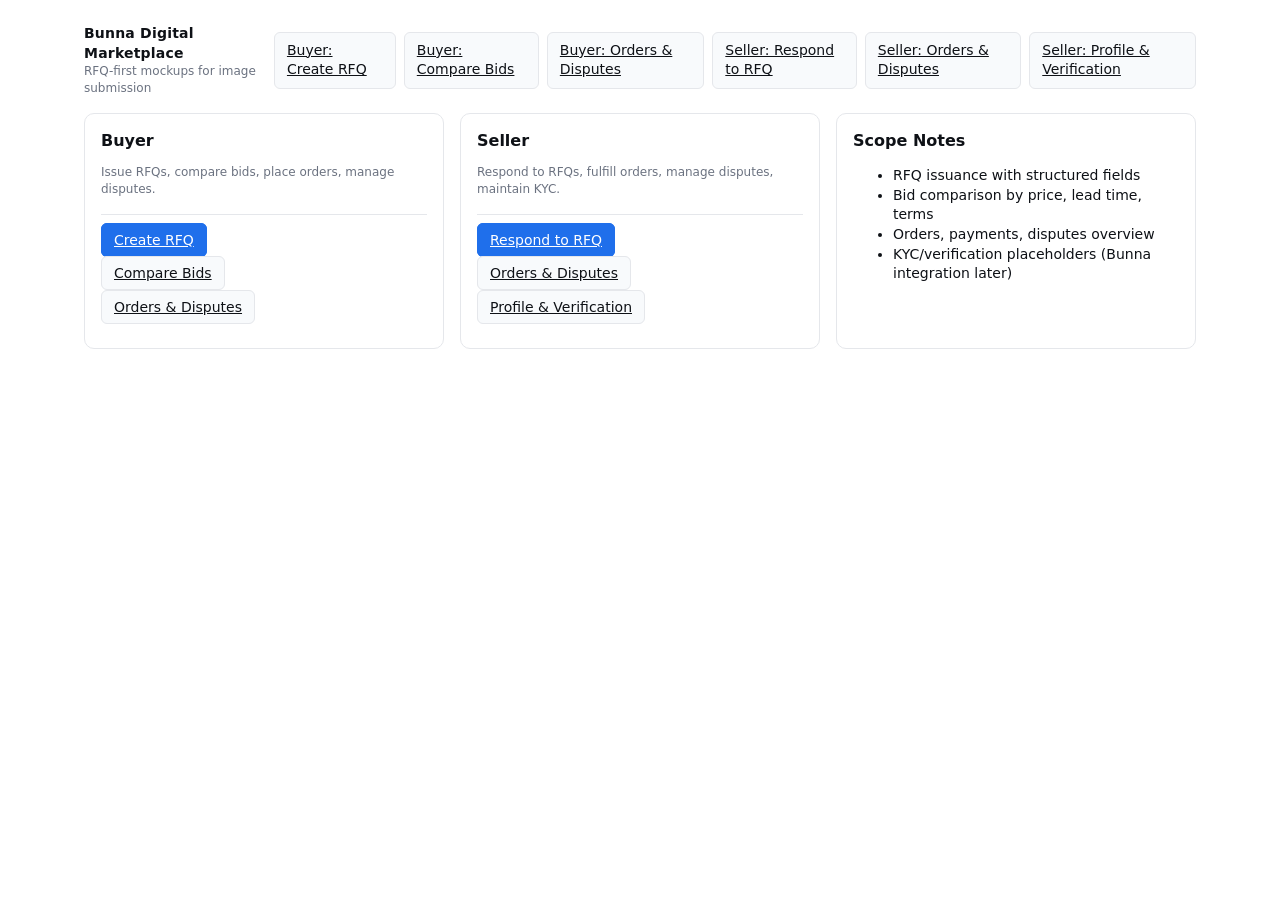
<file: digital-marketplace/index.html>
<!DOCTYPE html>
<html lang="en">
<head>
	<meta charset="UTF-8" />
	<meta name="viewport" content="width=device-width, initial-scale=1.0" />
	<title>Digital Marketplace - RFQ</title>
	<link rel="stylesheet" href="./styles.css" />
</head>
<body>
	<div class="page">
		<div class="header">
			<div>
				<div class="brand">Bunna Digital Marketplace</div>
				<div class="meta">RFQ-first mockups for image submission</div>
			</div>
			<div class="toolbar">
				<a class="btn" href="./buyer-rfq-create.html">Buyer: Create RFQ</a>
				<a class="btn" href="./buyer-compare-bids.html">Buyer: Compare Bids</a>
				<a class="btn" href="./buyer-orders-disputes.html">Buyer: Orders & Disputes</a>
				<a class="btn" href="./seller-respond-rfq.html">Seller: Respond to RFQ</a>
				<a class="btn" href="./seller-orders-disputes.html">Seller: Orders & Disputes</a>
				<a class="btn" href="./seller-profile-verification.html">Seller: Profile & Verification</a>
			</div>
		</div>

		<div class="grid cols-3">
			<div class="card">
				<h3>Buyer</h3>
				<p class="meta">Issue RFQs, compare bids, place orders, manage disputes.</p>
				<div class="divider"></div>
				<p><a class="btn primary" href="./buyer-rfq-create.html">Create RFQ</a></p>
				<p><a class="btn" href="./buyer-compare-bids.html">Compare Bids</a></p>
				<p><a class="btn" href="./buyer-orders-disputes.html">Orders & Disputes</a></p>
			</div>
			<div class="card">
				<h3>Seller</h3>
				<p class="meta">Respond to RFQs, fulfill orders, manage disputes, maintain KYC.</p>
				<div class="divider"></div>
				<p><a class="btn primary" href="./seller-respond-rfq.html">Respond to RFQ</a></p>
				<p><a class="btn" href="./seller-orders-disputes.html">Orders & Disputes</a></p>
				<p><a class="btn" href="./seller-profile-verification.html">Profile & Verification</a></p>
			</div>
			<div class="card">
				<h3>Scope Notes</h3>
				<ul>
					<li>RFQ issuance with structured fields</li>
					<li>Bid comparison by price, lead time, terms</li>
					<li>Orders, payments, disputes overview</li>
					<li>KYC/verification placeholders (Bunna integration later)</li>
				</ul>
			</div>
		</div>
	</div>
</body>
</html>
</file>
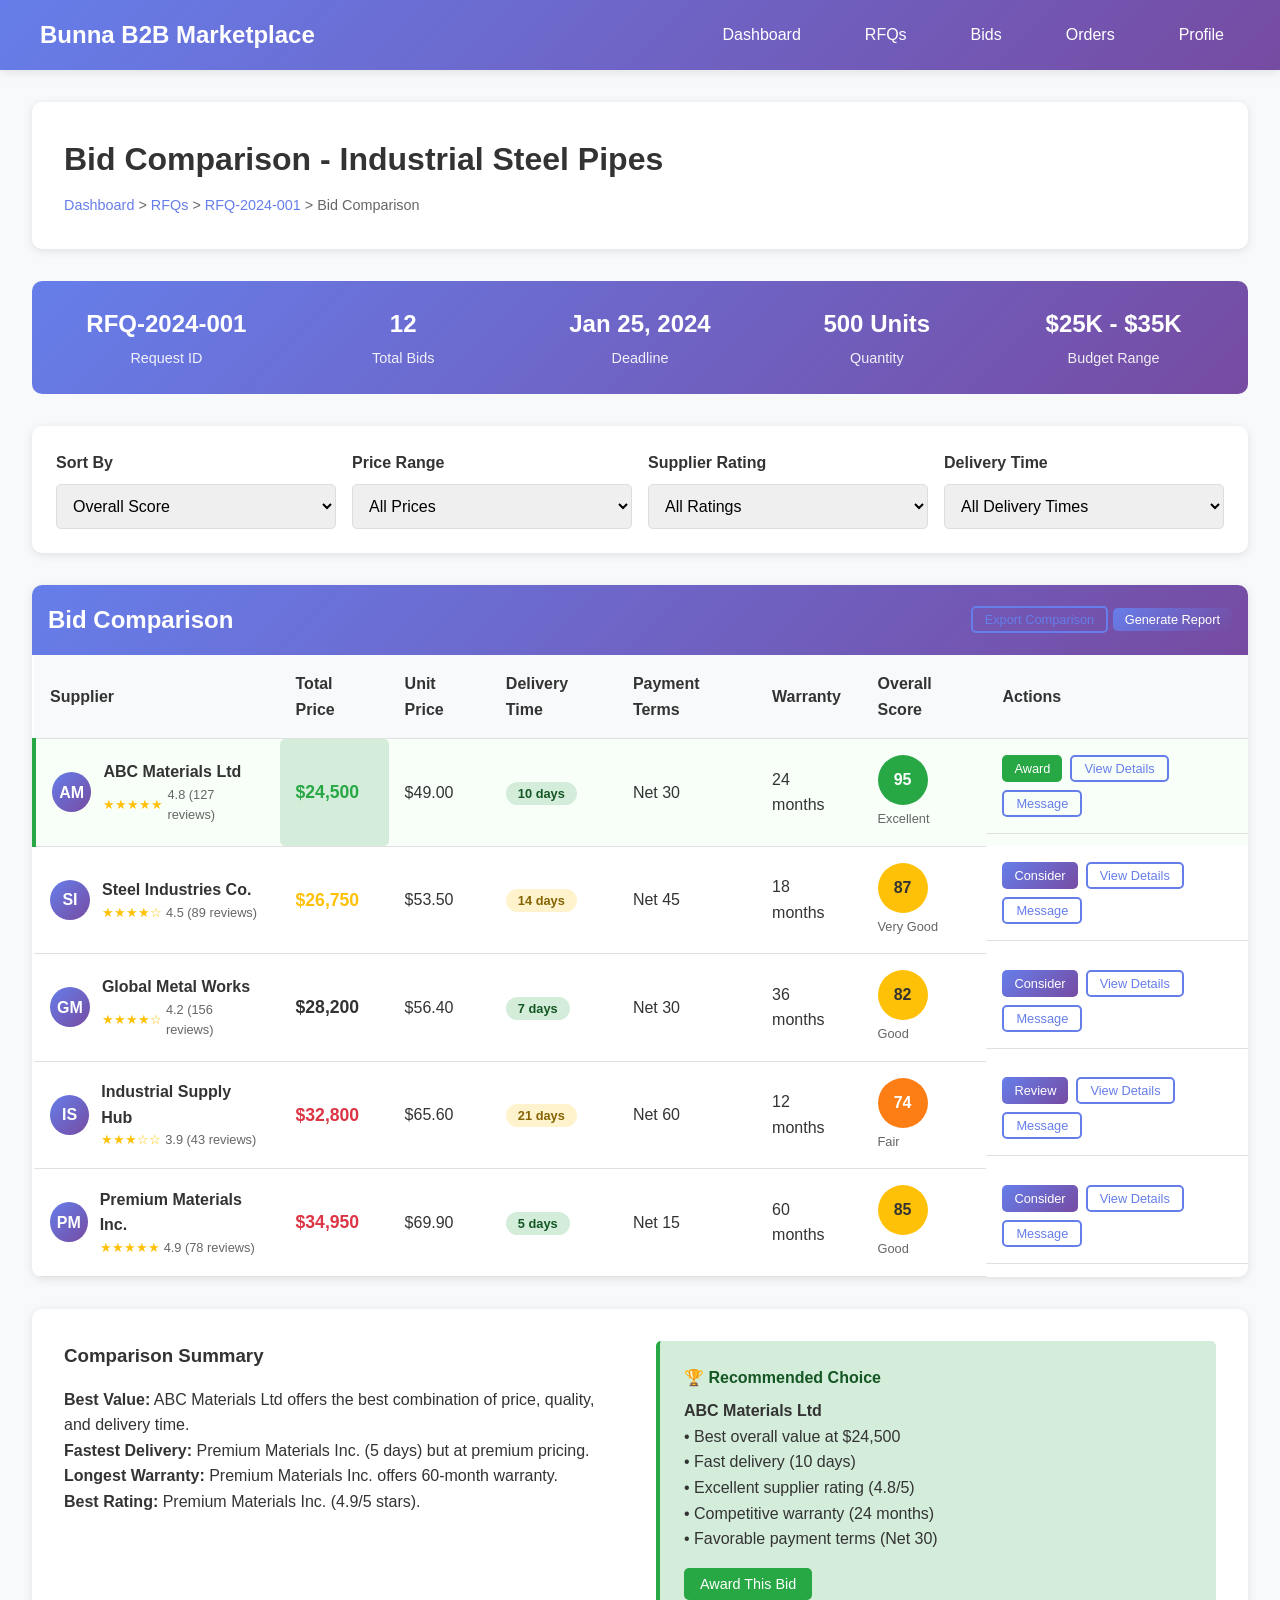
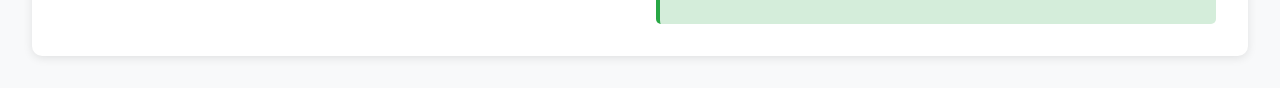
<file: bid-comparison.html>
<!DOCTYPE html>
<html lang="en">
<head>
    <meta charset="UTF-8">
    <meta name="viewport" content="width=device-width, initial-scale=1.0">
    <title>Bid Comparison - B2B Marketplace</title>
    <style>
        * {
            margin: 0;
            padding: 0;
            box-sizing: border-box;
        }
        
        body {
            font-family: 'Segoe UI', Tahoma, Geneva, Verdana, sans-serif;
            line-height: 1.6;
            color: #333;
            background-color: #f8f9fa;
        }
        
        .header {
            background: linear-gradient(135deg, #667eea 0%, #764ba2 100%);
            color: white;
            padding: 1rem 2rem;
            box-shadow: 0 2px 10px rgba(0,0,0,0.1);
        }
        
        .nav {
            display: flex;
            justify-content: space-between;
            align-items: center;
            max-width: 1200px;
            margin: 0 auto;
        }
        
        .logo {
            font-size: 1.5rem;
            font-weight: bold;
        }
        
        .nav-links {
            display: flex;
            list-style: none;
            gap: 2rem;
        }
        
        .nav-links a {
            color: white;
            text-decoration: none;
            padding: 0.5rem 1rem;
            border-radius: 5px;
            transition: background-color 0.3s;
        }
        
        .nav-links a:hover {
            background-color: rgba(255,255,255,0.2);
        }
        
        .container {
            max-width: 1400px;
            margin: 0 auto;
            padding: 2rem;
        }
        
        .page-header {
            background: white;
            padding: 2rem;
            border-radius: 10px;
            box-shadow: 0 2px 10px rgba(0,0,0,0.1);
            margin-bottom: 2rem;
        }
        
        .page-title {
            font-size: 2rem;
            margin-bottom: 0.5rem;
            color: #333;
        }
        
        .breadcrumb {
            color: #666;
            font-size: 0.9rem;
        }
        
        .breadcrumb a {
            color: #667eea;
            text-decoration: none;
        }
        
        .rfq-summary {
            background: linear-gradient(135deg, #667eea 0%, #764ba2 100%);
            color: white;
            padding: 1.5rem;
            border-radius: 10px;
            margin-bottom: 2rem;
            display: grid;
            grid-template-columns: repeat(auto-fit, minmax(200px, 1fr));
            gap: 1rem;
        }
        
        .summary-item {
            text-align: center;
        }
        
        .summary-value {
            font-size: 1.5rem;
            font-weight: bold;
            margin-bottom: 0.25rem;
        }
        
        .summary-label {
            font-size: 0.9rem;
            opacity: 0.9;
        }
        
        .filters-section {
            background: white;
            padding: 1.5rem;
            border-radius: 10px;
            box-shadow: 0 2px 10px rgba(0,0,0,0.1);
            margin-bottom: 2rem;
        }
        
        .filters-grid {
            display: grid;
            grid-template-columns: repeat(auto-fit, minmax(200px, 1fr));
            gap: 1rem;
            align-items: end;
        }
        
        .filter-group {
            display: flex;
            flex-direction: column;
        }
        
        .filter-label {
            font-weight: bold;
            margin-bottom: 0.5rem;
            color: #333;
        }
        
        .filter-select {
            padding: 0.75rem;
            border: 1px solid #ddd;
            border-radius: 5px;
            font-size: 1rem;
        }
        
        .comparison-table {
            background: white;
            border-radius: 10px;
            box-shadow: 0 2px 10px rgba(0,0,0,0.1);
            overflow: hidden;
        }
        
        .table-header {
            background: linear-gradient(135deg, #667eea 0%, #764ba2 100%);
            color: white;
            padding: 1rem;
            display: flex;
            justify-content: space-between;
            align-items: center;
        }
        
        .table-container {
            overflow-x: auto;
        }
        
        .bids-table {
            width: 100%;
            border-collapse: collapse;
        }
        
        .bids-table th,
        .bids-table td {
            padding: 1rem;
            text-align: left;
            border-bottom: 1px solid #e0e0e0;
        }
        
        .bids-table th {
            background: #f8f9fa;
            font-weight: bold;
            color: #333;
            position: sticky;
            top: 0;
        }
        
        .supplier-info {
            display: flex;
            align-items: center;
            gap: 0.75rem;
        }
        
        .supplier-avatar {
            width: 40px;
            height: 40px;
            border-radius: 50%;
            background: linear-gradient(135deg, #667eea 0%, #764ba2 100%);
            display: flex;
            align-items: center;
            justify-content: center;
            color: white;
            font-weight: bold;
        }
        
        .supplier-details h4 {
            margin: 0;
            color: #333;
        }
        
        .supplier-rating {
            display: flex;
            align-items: center;
            gap: 0.25rem;
            font-size: 0.8rem;
            color: #666;
        }
        
        .price-cell {
            font-weight: bold;
            font-size: 1.1rem;
        }
        
        .price-best {
            color: #28a745;
            background: #d4edda;
            padding: 0.25rem 0.5rem;
            border-radius: 5px;
        }
        
        .price-competitive {
            color: #ffc107;
        }
        
        .price-high {
            color: #dc3545;
        }
        
        .delivery-badge {
            padding: 0.25rem 0.75rem;
            border-radius: 15px;
            font-size: 0.8rem;
            font-weight: bold;
        }
        
        .delivery-fast {
            background: #d4edda;
            color: #155724;
        }
        
        .delivery-standard {
            background: #fff3cd;
            color: #856404;
        }
        
        .delivery-slow {
            background: #f8d7da;
            color: #721c24;
        }
        
        .score-cell {
            text-align: center;
        }
        
        .score-circle {
            width: 50px;
            height: 50px;
            border-radius: 50%;
            display: inline-flex;
            align-items: center;
            justify-content: center;
            font-weight: bold;
            color: white;
            margin-bottom: 0.25rem;
        }
        
        .score-excellent {
            background: #28a745;
        }
        
        .score-good {
            background: #ffc107;
            color: #333;
        }
        
        .score-fair {
            background: #fd7e14;
        }
        
        .score-poor {
            background: #dc3545;
        }
        
        .actions-cell {
            display: flex;
            gap: 0.5rem;
            flex-wrap: wrap;
        }
        
        .btn {
            background: linear-gradient(135deg, #667eea 0%, #764ba2 100%);
            color: white;
            padding: 0.5rem 1rem;
            border: none;
            border-radius: 5px;
            cursor: pointer;
            font-size: 0.9rem;
            transition: transform 0.2s;
            text-decoration: none;
            display: inline-block;
        }
        
        .btn:hover {
            transform: translateY(-2px);
        }
        
        .btn-success {
            background: #28a745;
        }
        
        .btn-outline {
            background: transparent;
            color: #667eea;
            border: 2px solid #667eea;
        }
        
        .btn-outline:hover {
            background: #667eea;
            color: white;
        }
        
        .btn-small {
            padding: 0.25rem 0.75rem;
            font-size: 0.8rem;
        }
        
        .comparison-summary {
            background: white;
            padding: 2rem;
            border-radius: 10px;
            box-shadow: 0 2px 10px rgba(0,0,0,0.1);
            margin-top: 2rem;
        }
        
        .summary-grid {
            display: grid;
            grid-template-columns: repeat(auto-fit, minmax(300px, 1fr));
            gap: 2rem;
        }
        
        .recommendation-box {
            border-left: 4px solid #28a745;
            background: #d4edda;
            padding: 1.5rem;
            border-radius: 5px;
        }
        
        .recommendation-title {
            font-weight: bold;
            color: #155724;
            margin-bottom: 0.5rem;
        }
        
        .stars {
            color: #ffc107;
        }
        
        @media (max-width: 768px) {
            .nav {
                flex-direction: column;
                gap: 1rem;
            }
            
            .filters-grid {
                grid-template-columns: 1fr;
            }
            
            .rfq-summary {
                grid-template-columns: 1fr;
            }
            
            .actions-cell {
                flex-direction: column;
            }
        }
    </style>
</head>
<body>
    <header class="header">
        <nav class="nav">
            <div class="logo">Bunna B2B Marketplace</div>
            <ul class="nav-links">
                <li><a href="digital-marketplace-dashboard.html">Dashboard</a></li>
                <li><a href="rfq-management.html">RFQs</a></li>
                <li><a href="#bids">Bids</a></li>
                <li><a href="#orders">Orders</a></li>
                <li><a href="#profile">Profile</a></li>
            </ul>
        </nav>
    </header>

    <div class="container">
        <div class="page-header">
            <h1 class="page-title">Bid Comparison - Industrial Steel Pipes</h1>
            <div class="breadcrumb">
                <a href="digital-marketplace-dashboard.html">Dashboard</a> > <a href="rfq-management.html">RFQs</a> > <a href="#">RFQ-2024-001</a> > Bid Comparison
            </div>
        </div>

        <div class="rfq-summary">
            <div class="summary-item">
                <div class="summary-value">RFQ-2024-001</div>
                <div class="summary-label">Request ID</div>
            </div>
            <div class="summary-item">
                <div class="summary-value">12</div>
                <div class="summary-label">Total Bids</div>
            </div>
            <div class="summary-item">
                <div class="summary-value">Jan 25, 2024</div>
                <div class="summary-label">Deadline</div>
            </div>
            <div class="summary-item">
                <div class="summary-value">500 Units</div>
                <div class="summary-label">Quantity</div>
            </div>
            <div class="summary-item">
                <div class="summary-value">$25K - $35K</div>
                <div class="summary-label">Budget Range</div>
            </div>
        </div>

        <div class="filters-section">
            <div class="filters-grid">
                <div class="filter-group">
                    <label class="filter-label">Sort By</label>
                    <select class="filter-select">
                        <option value="score">Overall Score</option>
                        <option value="price">Price (Low to High)</option>
                        <option value="price-desc">Price (High to Low)</option>
                        <option value="delivery">Delivery Time</option>
                        <option value="rating">Supplier Rating</option>
                    </select>
                </div>
                <div class="filter-group">
                    <label class="filter-label">Price Range</label>
                    <select class="filter-select">
                        <option value="all">All Prices</option>
                        <option value="under-budget">Under Budget</option>
                        <option value="within-budget">Within Budget</option>
                        <option value="over-budget">Over Budget</option>
                    </select>
                </div>
                <div class="filter-group">
                    <label class="filter-label">Supplier Rating</label>
                    <select class="filter-select">
                        <option value="all">All Ratings</option>
                        <option value="5-star">5 Stars</option>
                        <option value="4-plus">4+ Stars</option>
                        <option value="3-plus">3+ Stars</option>
                    </select>
                </div>
                <div class="filter-group">
                    <label class="filter-label">Delivery Time</label>
                    <select class="filter-select">
                        <option value="all">All Delivery Times</option>
                        <option value="fast">≤ 2 weeks</option>
                        <option value="standard">2-4 weeks</option>
                        <option value="extended">4+ weeks</option>
                    </select>
                </div>
            </div>
        </div>

        <div class="comparison-table">
            <div class="table-header">
                <h2>Bid Comparison</h2>
                <div>
                    <button class="btn btn-outline btn-small">Export Comparison</button>
                    <button class="btn btn-small">Generate Report</button>
                </div>
            </div>
            <div class="table-container">
                <table class="bids-table">
                    <thead>
                        <tr>
                            <th>Supplier</th>
                            <th>Total Price</th>
                            <th>Unit Price</th>
                            <th>Delivery Time</th>
                            <th>Payment Terms</th>
                            <th>Warranty</th>
                            <th>Overall Score</th>
                            <th>Actions</th>
                        </tr>
                    </thead>
                    <tbody>
                        <tr style="background: #f8fff8; border-left: 4px solid #28a745;">
                            <td>
                                <div class="supplier-info">
                                    <div class="supplier-avatar">AM</div>
                                    <div class="supplier-details">
                                        <h4>ABC Materials Ltd</h4>
                                        <div class="supplier-rating">
                                            <span class="stars">★★★★★</span>
                                            <span>4.8 (127 reviews)</span>
                                        </div>
                                    </div>
                                </div>
                            </td>
                            <td class="price-cell price-best">$24,500</td>
                            <td>$49.00</td>
                            <td><span class="delivery-badge delivery-fast">10 days</span></td>
                            <td>Net 30</td>
                            <td>24 months</td>
                            <td class="score-cell">
                                <div class="score-circle score-excellent">95</div>
                                <div style="font-size: 0.8rem; color: #666;">Excellent</div>
                            </td>
                            <td class="actions-cell">
                                <button class="btn btn-success btn-small">Award</button>
                                <button class="btn btn-outline btn-small">View Details</button>
                                <button class="btn btn-outline btn-small">Message</button>
                            </td>
                        </tr>
                        <tr>
                            <td>
                                <div class="supplier-info">
                                    <div class="supplier-avatar">SI</div>
                                    <div class="supplier-details">
                                        <h4>Steel Industries Co.</h4>
                                        <div class="supplier-rating">
                                            <span class="stars">★★★★☆</span>
                                            <span>4.5 (89 reviews)</span>
                                        </div>
                                    </div>
                                </div>
                            </td>
                            <td class="price-cell price-competitive">$26,750</td>
                            <td>$53.50</td>
                            <td><span class="delivery-badge delivery-standard">14 days</span></td>
                            <td>Net 45</td>
                            <td>18 months</td>
                            <td class="score-cell">
                                <div class="score-circle score-good">87</div>
                                <div style="font-size: 0.8rem; color: #666;">Very Good</div>
                            </td>
                            <td class="actions-cell">
                                <button class="btn btn-small">Consider</button>
                                <button class="btn btn-outline btn-small">View Details</button>
                                <button class="btn btn-outline btn-small">Message</button>
                            </td>
                        </tr>
                        <tr>
                            <td>
                                <div class="supplier-info">
                                    <div class="supplier-avatar">GM</div>
                                    <div class="supplier-details">
                                        <h4>Global Metal Works</h4>
                                        <div class="supplier-rating">
                                            <span class="stars">★★★★☆</span>
                                            <span>4.2 (156 reviews)</span>
                                        </div>
                                    </div>
                                </div>
                            </td>
                            <td class="price-cell">$28,200</td>
                            <td>$56.40</td>
                            <td><span class="delivery-badge delivery-fast">7 days</span></td>
                            <td>Net 30</td>
                            <td>36 months</td>
                            <td class="score-cell">
                                <div class="score-circle score-good">82</div>
                                <div style="font-size: 0.8rem; color: #666;">Good</div>
                            </td>
                            <td class="actions-cell">
                                <button class="btn btn-small">Consider</button>
                                <button class="btn btn-outline btn-small">View Details</button>
                                <button class="btn btn-outline btn-small">Message</button>
                            </td>
                        </tr>
                        <tr>
                            <td>
                                <div class="supplier-info">
                                    <div class="supplier-avatar">IS</div>
                                    <div class="supplier-details">
                                        <h4>Industrial Supply Hub</h4>
                                        <div class="supplier-rating">
                                            <span class="stars">★★★☆☆</span>
                                            <span>3.9 (43 reviews)</span>
                                        </div>
                                    </div>
                                </div>
                            </td>
                            <td class="price-cell price-high">$32,800</td>
                            <td>$65.60</td>
                            <td><span class="delivery-badge delivery-standard">21 days</span></td>
                            <td>Net 60</td>
                            <td>12 months</td>
                            <td class="score-cell">
                                <div class="score-circle score-fair">74</div>
                                <div style="font-size: 0.8rem; color: #666;">Fair</div>
                            </td>
                            <td class="actions-cell">
                                <button class="btn btn-small">Review</button>
                                <button class="btn btn-outline btn-small">View Details</button>
                                <button class="btn btn-outline btn-small">Message</button>
                            </td>
                        </tr>
                        <tr>
                            <td>
                                <div class="supplier-info">
                                    <div class="supplier-avatar">PM</div>
                                    <div class="supplier-details">
                                        <h4>Premium Materials Inc.</h4>
                                        <div class="supplier-rating">
                                            <span class="stars">★★★★★</span>
                                            <span>4.9 (78 reviews)</span>
                                        </div>
                                    </div>
                                </div>
                            </td>
                            <td class="price-cell price-high">$34,950</td>
                            <td>$69.90</td>
                            <td><span class="delivery-badge delivery-fast">5 days</span></td>
                            <td>Net 15</td>
                            <td>60 months</td>
                            <td class="score-cell">
                                <div class="score-circle score-good">85</div>
                                <div style="font-size: 0.8rem; color: #666;">Good</div>
                            </td>
                            <td class="actions-cell">
                                <button class="btn btn-small">Consider</button>
                                <button class="btn btn-outline btn-small">View Details</button>
                                <button class="btn btn-outline btn-small">Message</button>
                            </td>
                        </tr>
                    </tbody>
                </table>
            </div>
        </div>

        <div class="comparison-summary">
            <div class="summary-grid">
                <div>
                    <h3>Comparison Summary</h3>
                    <div style="margin-top: 1rem;">
                        <p><strong>Best Value:</strong> ABC Materials Ltd offers the best combination of price, quality, and delivery time.</p>
                        <p><strong>Fastest Delivery:</strong> Premium Materials Inc. (5 days) but at premium pricing.</p>
                        <p><strong>Longest Warranty:</strong> Premium Materials Inc. offers 60-month warranty.</p>
                        <p><strong>Best Rating:</strong> Premium Materials Inc. (4.9/5 stars).</p>
                    </div>
                </div>
                
                <div class="recommendation-box">
                    <div class="recommendation-title">🏆 Recommended Choice</div>
                    <p><strong>ABC Materials Ltd</strong></p>
                    <p>• Best overall value at $24,500</p>
                    <p>• Fast delivery (10 days)</p>
                    <p>• Excellent supplier rating (4.8/5)</p>
                    <p>• Competitive warranty (24 months)</p>
                    <p>• Favorable payment terms (Net 30)</p>
                    <div style="margin-top: 1rem;">
                        <button class="btn btn-success">Award This Bid</button>
                    </div>
                </div>
            </div>
        </div>
    </div>

    <script>
        // Filter functionality
        document.querySelectorAll('.filter-select').forEach(select => {
            select.addEventListener('change', function() {
                // Implement filtering logic here
                console.log('Filter changed:', this.value);
            });
        });

        // Award bid functionality
        document.querySelectorAll('.btn-success').forEach(btn => {
            btn.addEventListener('click', function() {
                if (confirm('Are you sure you want to award this bid to ABC Materials Ltd?')) {
                    alert('Bid awarded successfully! The supplier will be notified.');
                }
            });
        });

        // Message supplier functionality
        document.querySelectorAll('.btn-outline').forEach(btn => {
            if (btn.textContent.includes('Message')) {
                btn.addEventListener('click', function() {
                    alert('Opening message composer...');
                });
            }
        });
    </script>
</body>
</html>
</file>
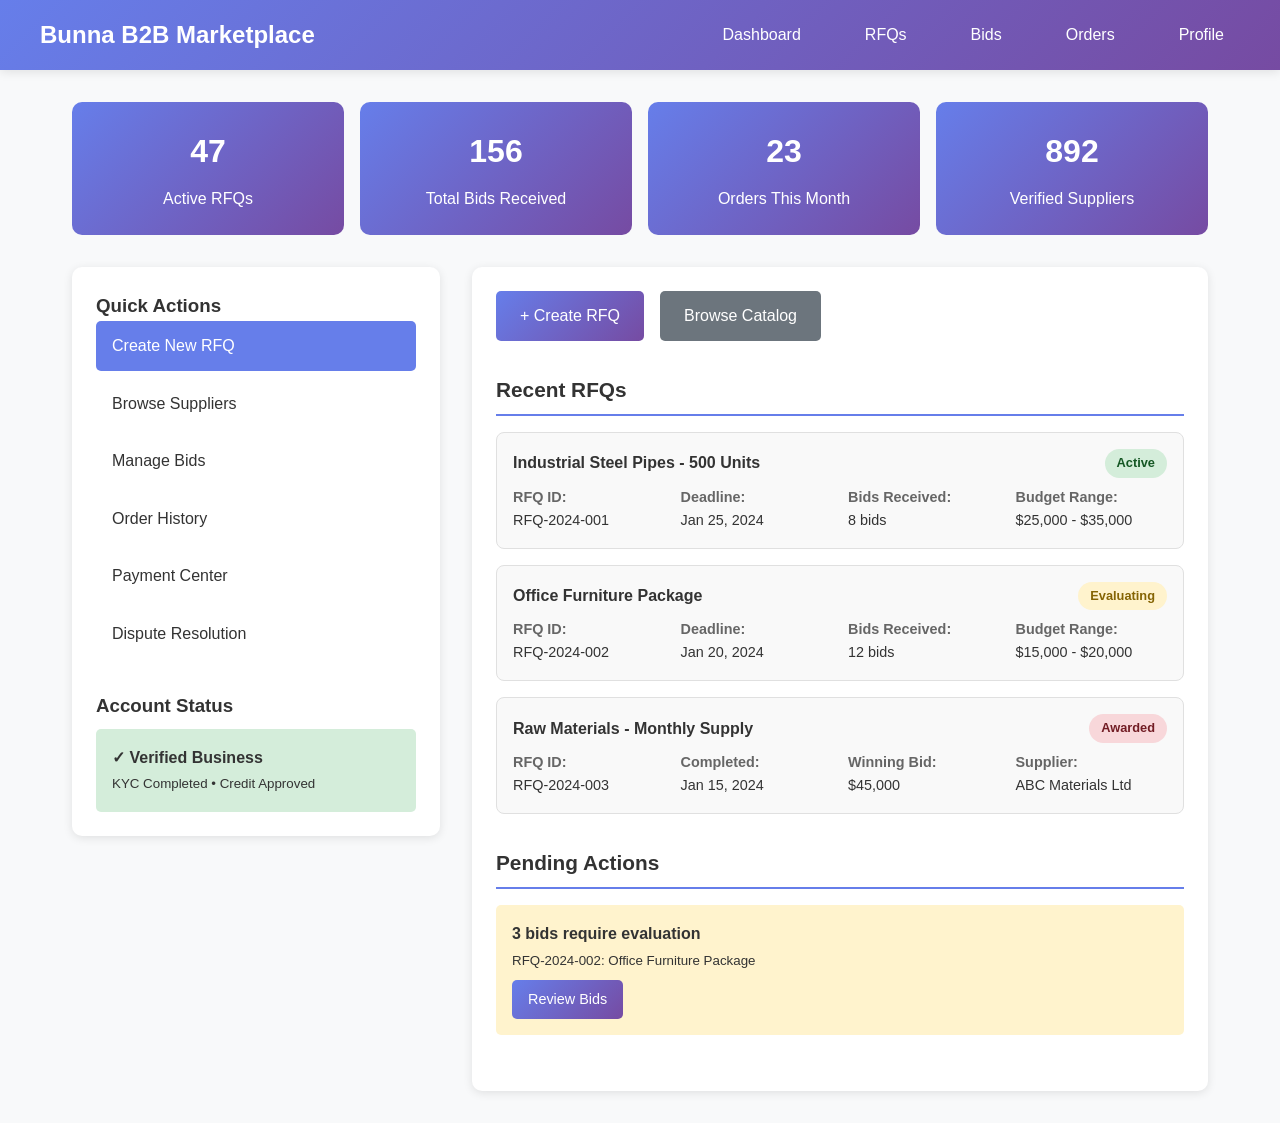
<file: digital-marketplace-dashboard.html>
<!DOCTYPE html>
<html lang="en">
<head>
    <meta charset="UTF-8">
    <meta name="viewport" content="width=device-width, initial-scale=1.0">
    <title>Digital Marketplace - B2B RFQ Platform</title>
    <style>
        * {
            margin: 0;
            padding: 0;
            box-sizing: border-box;
        }
        
        body {
            font-family: 'Segoe UI', Tahoma, Geneva, Verdana, sans-serif;
            line-height: 1.6;
            color: #333;
            background-color: #f8f9fa;
        }
        
        .header {
            background: linear-gradient(135deg, #667eea 0%, #764ba2 100%);
            color: white;
            padding: 1rem 2rem;
            box-shadow: 0 2px 10px rgba(0,0,0,0.1);
        }
        
        .nav {
            display: flex;
            justify-content: space-between;
            align-items: center;
            max-width: 1200px;
            margin: 0 auto;
        }
        
        .logo {
            font-size: 1.5rem;
            font-weight: bold;
        }
        
        .nav-links {
            display: flex;
            list-style: none;
            gap: 2rem;
        }
        
        .nav-links a {
            color: white;
            text-decoration: none;
            padding: 0.5rem 1rem;
            border-radius: 5px;
            transition: background-color 0.3s;
        }
        
        .nav-links a:hover {
            background-color: rgba(255,255,255,0.2);
        }
        
        .container {
            max-width: 1200px;
            margin: 0 auto;
            padding: 2rem;
        }
        
        .dashboard-grid {
            display: grid;
            grid-template-columns: 1fr 2fr;
            gap: 2rem;
            margin-top: 2rem;
        }
        
        .sidebar {
            background: white;
            padding: 1.5rem;
            border-radius: 10px;
            box-shadow: 0 2px 10px rgba(0,0,0,0.1);
            height: fit-content;
        }
        
        .main-content {
            background: white;
            padding: 1.5rem;
            border-radius: 10px;
            box-shadow: 0 2px 10px rgba(0,0,0,0.1);
        }
        
        .stats-grid {
            display: grid;
            grid-template-columns: repeat(auto-fit, minmax(200px, 1fr));
            gap: 1rem;
            margin-bottom: 2rem;
        }
        
        .stat-card {
            background: linear-gradient(135deg, #667eea 0%, #764ba2 100%);
            color: white;
            padding: 1.5rem;
            border-radius: 10px;
            text-align: center;
        }
        
        .stat-number {
            font-size: 2rem;
            font-weight: bold;
            margin-bottom: 0.5rem;
        }
        
        .rfq-section {
            margin-bottom: 2rem;
        }
        
        .section-title {
            font-size: 1.3rem;
            margin-bottom: 1rem;
            color: #333;
            border-bottom: 2px solid #667eea;
            padding-bottom: 0.5rem;
        }
        
        .rfq-card {
            border: 1px solid #e0e0e0;
            border-radius: 8px;
            padding: 1rem;
            margin-bottom: 1rem;
            background: #f9f9f9;
        }
        
        .rfq-header {
            display: flex;
            justify-content: space-between;
            align-items: center;
            margin-bottom: 0.5rem;
        }
        
        .rfq-title {
            font-weight: bold;
            color: #333;
        }
        
        .rfq-status {
            padding: 0.25rem 0.75rem;
            border-radius: 15px;
            font-size: 0.8rem;
            font-weight: bold;
        }
        
        .status-active { background: #d4edda; color: #155724; }
        .status-pending { background: #fff3cd; color: #856404; }
        .status-closed { background: #f8d7da; color: #721c24; }
        
        .rfq-details {
            display: grid;
            grid-template-columns: repeat(auto-fit, minmax(150px, 1fr));
            gap: 1rem;
            margin-top: 0.5rem;
        }
        
        .detail-item {
            font-size: 0.9rem;
        }
        
        .detail-label {
            font-weight: bold;
            color: #666;
        }
        
        .btn {
            background: linear-gradient(135deg, #667eea 0%, #764ba2 100%);
            color: white;
            padding: 0.75rem 1.5rem;
            border: none;
            border-radius: 5px;
            cursor: pointer;
            font-size: 1rem;
            transition: transform 0.2s;
            text-decoration: none;
            display: inline-block;
        }
        
        .btn:hover {
            transform: translateY(-2px);
        }
        
        .btn-secondary {
            background: #6c757d;
        }
        
        .quick-actions {
            display: flex;
            gap: 1rem;
            margin-bottom: 2rem;
        }
        
        .menu-item {
            padding: 0.75rem 1rem;
            border-radius: 5px;
            cursor: pointer;
            transition: background-color 0.3s;
            margin-bottom: 0.5rem;
        }
        
        .menu-item:hover {
            background-color: #f0f0f0;
        }
        
        .menu-item.active {
            background-color: #667eea;
            color: white;
        }
        
        @media (max-width: 768px) {
            .dashboard-grid {
                grid-template-columns: 1fr;
            }
            
            .nav {
                flex-direction: column;
                gap: 1rem;
            }
            
            .quick-actions {
                flex-direction: column;
            }
        }
    </style>
</head>
<body>
    <header class="header">
        <nav class="nav">
            <div class="logo">Bunna B2B Marketplace</div>
            <ul class="nav-links">
                <li><a href="#dashboard">Dashboard</a></li>
                <li><a href="#rfqs">RFQs</a></li>
                <li><a href="#bids">Bids</a></li>
                <li><a href="#orders">Orders</a></li>
                <li><a href="#profile">Profile</a></li>
            </ul>
        </nav>
    </header>

    <div class="container">
        <div class="stats-grid">
            <div class="stat-card">
                <div class="stat-number">47</div>
                <div>Active RFQs</div>
            </div>
            <div class="stat-card">
                <div class="stat-number">156</div>
                <div>Total Bids Received</div>
            </div>
            <div class="stat-card">
                <div class="stat-number">23</div>
                <div>Orders This Month</div>
            </div>
            <div class="stat-card">
                <div class="stat-number">892</div>
                <div>Verified Suppliers</div>
            </div>
        </div>

        <div class="dashboard-grid">
            <div class="sidebar">
                <h3>Quick Actions</h3>
                <div class="menu-item active">Create New RFQ</div>
                <div class="menu-item">Browse Suppliers</div>
                <div class="menu-item">Manage Bids</div>
                <div class="menu-item">Order History</div>
                <div class="menu-item">Payment Center</div>
                <div class="menu-item">Dispute Resolution</div>
                
                <h3 style="margin-top: 2rem;">Account Status</h3>
                <div style="padding: 1rem; background: #d4edda; border-radius: 5px; margin-top: 0.5rem;">
                    <strong>✓ Verified Business</strong><br>
                    <small>KYC Completed • Credit Approved</small>
                </div>
            </div>

            <div class="main-content">
                <div class="quick-actions">
                    <a href="#" class="btn">+ Create RFQ</a>
                    <a href="#" class="btn btn-secondary">Browse Catalog</a>
                </div>

                <div class="rfq-section">
                    <h2 class="section-title">Recent RFQs</h2>
                    
                    <div class="rfq-card">
                        <div class="rfq-header">
                            <div class="rfq-title">Industrial Steel Pipes - 500 Units</div>
                            <div class="rfq-status status-active">Active</div>
                        </div>
                        <div class="rfq-details">
                            <div class="detail-item">
                                <div class="detail-label">RFQ ID:</div>
                                <div>RFQ-2024-001</div>
                            </div>
                            <div class="detail-item">
                                <div class="detail-label">Deadline:</div>
                                <div>Jan 25, 2024</div>
                            </div>
                            <div class="detail-item">
                                <div class="detail-label">Bids Received:</div>
                                <div>8 bids</div>
                            </div>
                            <div class="detail-item">
                                <div class="detail-label">Budget Range:</div>
                                <div>$25,000 - $35,000</div>
                            </div>
                        </div>
                    </div>

                    <div class="rfq-card">
                        <div class="rfq-header">
                            <div class="rfq-title">Office Furniture Package</div>
                            <div class="rfq-status status-pending">Evaluating</div>
                        </div>
                        <div class="rfq-details">
                            <div class="detail-item">
                                <div class="detail-label">RFQ ID:</div>
                                <div>RFQ-2024-002</div>
                            </div>
                            <div class="detail-item">
                                <div class="detail-label">Deadline:</div>
                                <div>Jan 20, 2024</div>
                            </div>
                            <div class="detail-item">
                                <div class="detail-label">Bids Received:</div>
                                <div>12 bids</div>
                            </div>
                            <div class="detail-item">
                                <div class="detail-label">Budget Range:</div>
                                <div>$15,000 - $20,000</div>
                            </div>
                        </div>
                    </div>

                    <div class="rfq-card">
                        <div class="rfq-header">
                            <div class="rfq-title">Raw Materials - Monthly Supply</div>
                            <div class="rfq-status status-closed">Awarded</div>
                        </div>
                        <div class="rfq-details">
                            <div class="detail-item">
                                <div class="detail-label">RFQ ID:</div>
                                <div>RFQ-2024-003</div>
                            </div>
                            <div class="detail-item">
                                <div class="detail-label">Completed:</div>
                                <div>Jan 15, 2024</div>
                            </div>
                            <div class="detail-item">
                                <div class="detail-label">Winning Bid:</div>
                                <div>$45,000</div>
                            </div>
                            <div class="detail-item">
                                <div class="detail-label">Supplier:</div>
                                <div>ABC Materials Ltd</div>
                            </div>
                        </div>
                    </div>
                </div>

                <div class="rfq-section">
                    <h2 class="section-title">Pending Actions</h2>
                    <div style="padding: 1rem; background: #fff3cd; border-radius: 5px;">
                        <strong>3 bids require evaluation</strong><br>
                        <small>RFQ-2024-002: Office Furniture Package</small><br>
                        <a href="#" class="btn" style="margin-top: 0.5rem; padding: 0.5rem 1rem; font-size: 0.9rem;">Review Bids</a>
                    </div>
                </div>
            </div>
        </div>
    </div>
</body>
</html>
</file>
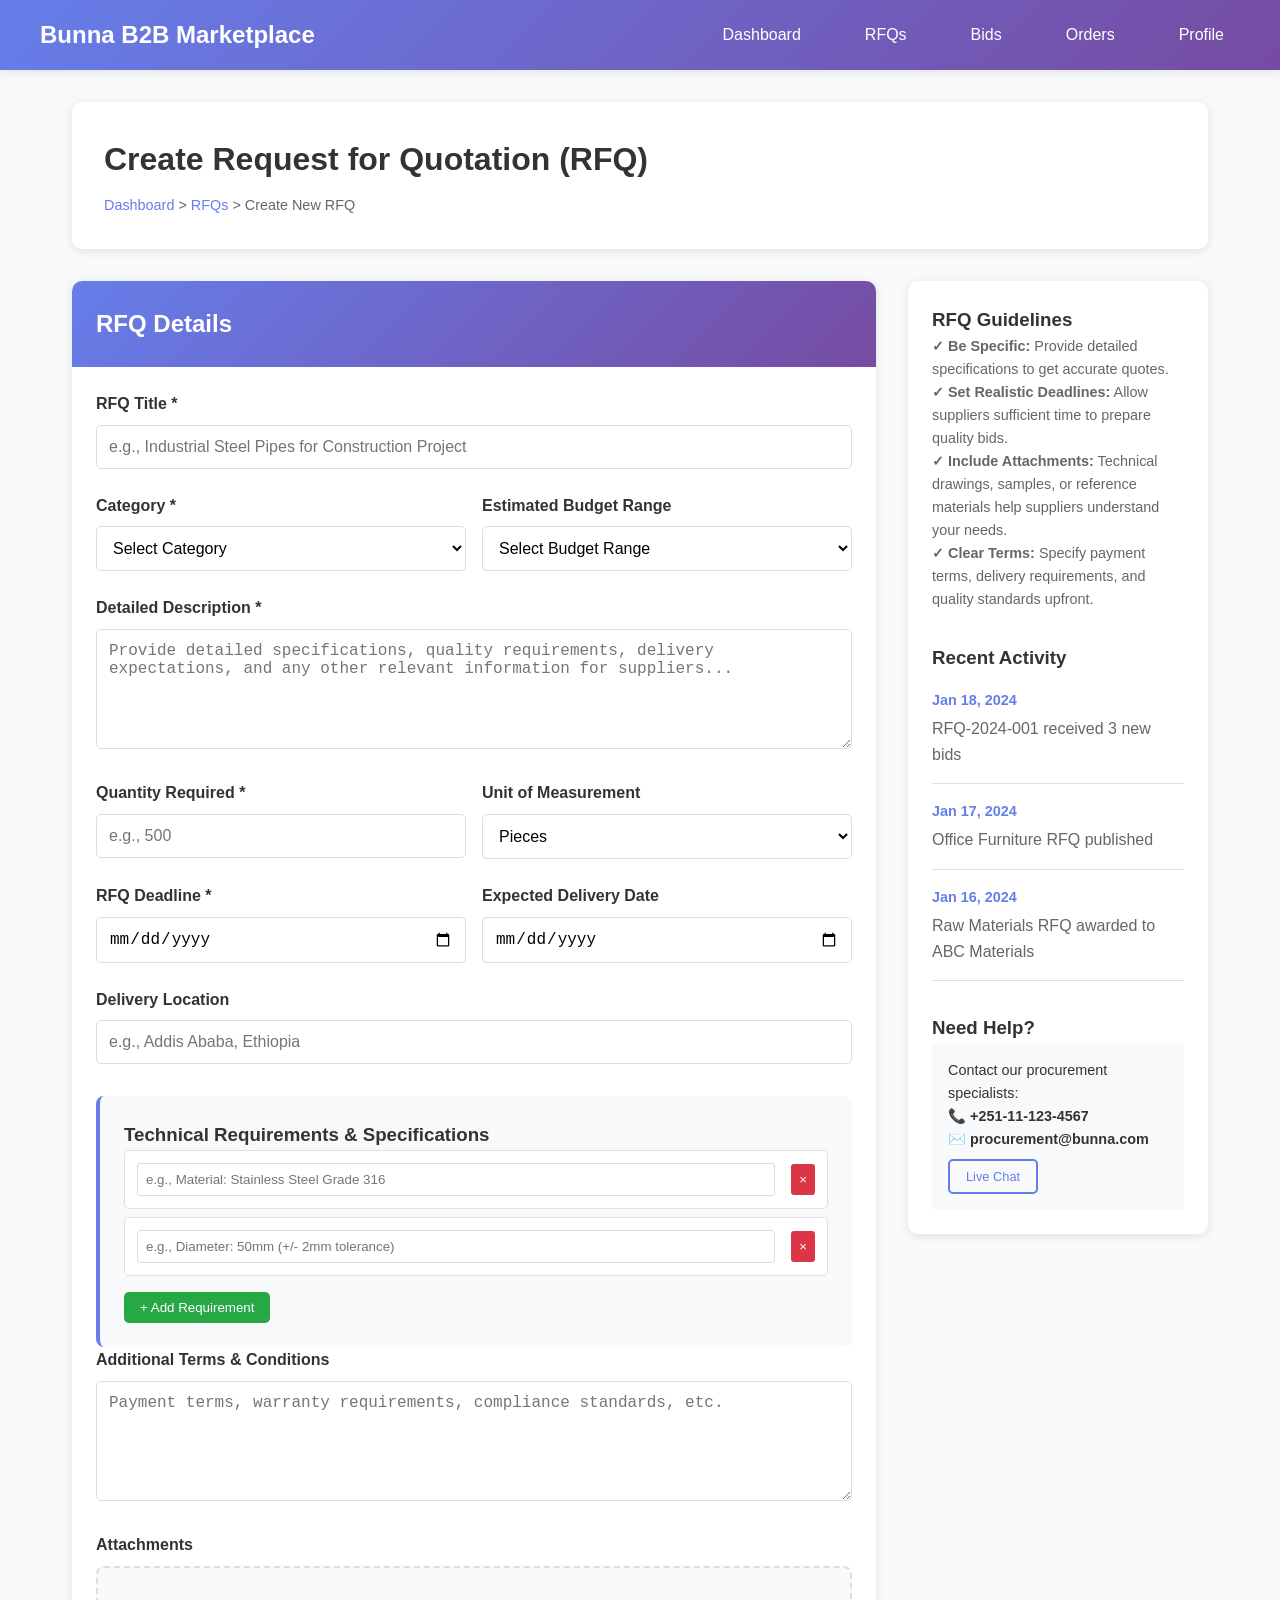
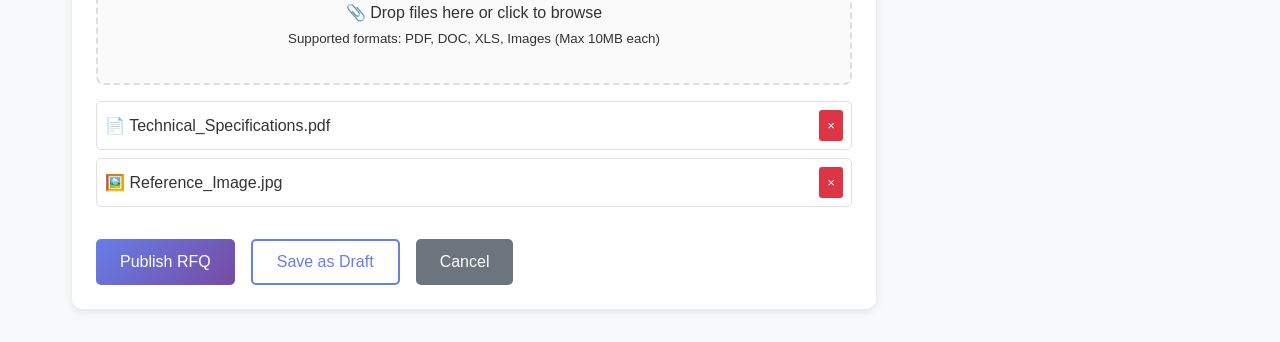
<file: rfq-management.html>
<!DOCTYPE html>
<html lang="en">
<head>
    <meta charset="UTF-8">
    <meta name="viewport" content="width=device-width, initial-scale=1.0">
    <title>RFQ Management - B2B Marketplace</title>
    <style>
        * {
            margin: 0;
            padding: 0;
            box-sizing: border-box;
        }
        
        body {
            font-family: 'Segoe UI', Tahoma, Geneva, Verdana, sans-serif;
            line-height: 1.6;
            color: #333;
            background-color: #f8f9fa;
        }
        
        .header {
            background: linear-gradient(135deg, #667eea 0%, #764ba2 100%);
            color: white;
            padding: 1rem 2rem;
            box-shadow: 0 2px 10px rgba(0,0,0,0.1);
        }
        
        .nav {
            display: flex;
            justify-content: space-between;
            align-items: center;
            max-width: 1200px;
            margin: 0 auto;
        }
        
        .logo {
            font-size: 1.5rem;
            font-weight: bold;
        }
        
        .nav-links {
            display: flex;
            list-style: none;
            gap: 2rem;
        }
        
        .nav-links a {
            color: white;
            text-decoration: none;
            padding: 0.5rem 1rem;
            border-radius: 5px;
            transition: background-color 0.3s;
        }
        
        .nav-links a:hover {
            background-color: rgba(255,255,255,0.2);
        }
        
        .container {
            max-width: 1200px;
            margin: 0 auto;
            padding: 2rem;
        }
        
        .page-header {
            background: white;
            padding: 2rem;
            border-radius: 10px;
            box-shadow: 0 2px 10px rgba(0,0,0,0.1);
            margin-bottom: 2rem;
        }
        
        .page-title {
            font-size: 2rem;
            margin-bottom: 0.5rem;
            color: #333;
        }
        
        .breadcrumb {
            color: #666;
            font-size: 0.9rem;
        }
        
        .breadcrumb a {
            color: #667eea;
            text-decoration: none;
        }
        
        .content-grid {
            display: grid;
            grid-template-columns: 1fr 300px;
            gap: 2rem;
        }
        
        .main-panel {
            background: white;
            border-radius: 10px;
            box-shadow: 0 2px 10px rgba(0,0,0,0.1);
        }
        
        .side-panel {
            background: white;
            padding: 1.5rem;
            border-radius: 10px;
            box-shadow: 0 2px 10px rgba(0,0,0,0.1);
            height: fit-content;
        }
        
        .panel-header {
            background: linear-gradient(135deg, #667eea 0%, #764ba2 100%);
            color: white;
            padding: 1.5rem;
            border-radius: 10px 10px 0 0;
            display: flex;
            justify-content: between;
            align-items: center;
        }
        
        .panel-content {
            padding: 1.5rem;
        }
        
        .form-group {
            margin-bottom: 1.5rem;
        }
        
        .form-label {
            display: block;
            margin-bottom: 0.5rem;
            font-weight: bold;
            color: #333;
        }
        
        .form-input {
            width: 100%;
            padding: 0.75rem;
            border: 1px solid #ddd;
            border-radius: 5px;
            font-size: 1rem;
        }
        
        .form-textarea {
            width: 100%;
            padding: 0.75rem;
            border: 1px solid #ddd;
            border-radius: 5px;
            font-size: 1rem;
            min-height: 120px;
            resize: vertical;
        }
        
        .form-select {
            width: 100%;
            padding: 0.75rem;
            border: 1px solid #ddd;
            border-radius: 5px;
            font-size: 1rem;
            background: white;
        }
        
        .form-row {
            display: grid;
            grid-template-columns: 1fr 1fr;
            gap: 1rem;
        }
        
        .btn {
            background: linear-gradient(135deg, #667eea 0%, #764ba2 100%);
            color: white;
            padding: 0.75rem 1.5rem;
            border: none;
            border-radius: 5px;
            cursor: pointer;
            font-size: 1rem;
            transition: transform 0.2s;
            text-decoration: none;
            display: inline-block;
        }
        
        .btn:hover {
            transform: translateY(-2px);
        }
        
        .btn-secondary {
            background: #6c757d;
        }
        
        .btn-success {
            background: #28a745;
        }
        
        .btn-outline {
            background: transparent;
            color: #667eea;
            border: 2px solid #667eea;
        }
        
        .btn-outline:hover {
            background: #667eea;
            color: white;
        }
        
        .requirements-section {
            margin-top: 2rem;
            padding: 1.5rem;
            background: #f8f9fa;
            border-radius: 8px;
            border-left: 4px solid #667eea;
        }
        
        .requirement-item {
            display: flex;
            align-items: center;
            gap: 1rem;
            padding: 0.75rem;
            background: white;
            border-radius: 5px;
            margin-bottom: 0.5rem;
            border: 1px solid #e0e0e0;
        }
        
        .requirement-input {
            flex: 1;
            padding: 0.5rem;
            border: 1px solid #ddd;
            border-radius: 3px;
        }
        
        .remove-btn {
            background: #dc3545;
            color: white;
            border: none;
            padding: 0.5rem;
            border-radius: 3px;
            cursor: pointer;
        }
        
        .add-requirement {
            background: #28a745;
            color: white;
            border: none;
            padding: 0.5rem 1rem;
            border-radius: 5px;
            cursor: pointer;
            margin-top: 0.5rem;
        }
        
        .timeline-item {
            padding: 1rem 0;
            border-bottom: 1px solid #e0e0e0;
        }
        
        .timeline-item:last-child {
            border-bottom: none;
        }
        
        .timeline-date {
            font-weight: bold;
            color: #667eea;
            font-size: 0.9rem;
        }
        
        .timeline-event {
            margin-top: 0.25rem;
            color: #666;
        }
        
        .attachment-zone {
            border: 2px dashed #ddd;
            padding: 2rem;
            text-align: center;
            border-radius: 8px;
            background: #fafafa;
            cursor: pointer;
            transition: border-color 0.3s;
        }
        
        .attachment-zone:hover {
            border-color: #667eea;
        }
        
        .attachment-list {
            margin-top: 1rem;
        }
        
        .attachment-item {
            display: flex;
            justify-content: space-between;
            align-items: center;
            padding: 0.5rem;
            background: white;
            border: 1px solid #e0e0e0;
            border-radius: 5px;
            margin-bottom: 0.5rem;
        }
        
        @media (max-width: 768px) {
            .content-grid {
                grid-template-columns: 1fr;
            }
            
            .form-row {
                grid-template-columns: 1fr;
            }
            
            .nav {
                flex-direction: column;
                gap: 1rem;
            }
        }
    </style>
</head>
<body>
    <header class="header">
        <nav class="nav">
            <div class="logo">Bunna B2B Marketplace</div>
            <ul class="nav-links">
                <li><a href="digital-marketplace-dashboard.html">Dashboard</a></li>
                <li><a href="#rfqs">RFQs</a></li>
                <li><a href="#bids">Bids</a></li>
                <li><a href="#orders">Orders</a></li>
                <li><a href="#profile">Profile</a></li>
            </ul>
        </nav>
    </header>

    <div class="container">
        <div class="page-header">
            <h1 class="page-title">Create Request for Quotation (RFQ)</h1>
            <div class="breadcrumb">
                <a href="digital-marketplace-dashboard.html">Dashboard</a> > <a href="#">RFQs</a> > Create New RFQ
            </div>
        </div>

        <div class="content-grid">
            <div class="main-panel">
                <div class="panel-header">
                    <h2>RFQ Details</h2>
                </div>
                <div class="panel-content">
                    <form>
                        <div class="form-group">
                            <label class="form-label">RFQ Title *</label>
                            <input type="text" class="form-input" placeholder="e.g., Industrial Steel Pipes for Construction Project" required>
                        </div>

                        <div class="form-row">
                            <div class="form-group">
                                <label class="form-label">Category *</label>
                                <select class="form-select" required>
                                    <option value="">Select Category</option>
                                    <option value="raw-materials">Raw Materials</option>
                                    <option value="machinery">Machinery & Equipment</option>
                                    <option value="electronics">Electronics & Components</option>
                                    <option value="textiles">Textiles & Apparel</option>
                                    <option value="construction">Construction Materials</option>
                                    <option value="chemicals">Chemicals & Pharmaceuticals</option>
                                    <option value="food-agriculture">Food & Agriculture</option>
                                    <option value="services">Professional Services</option>
                                </select>
                            </div>
                            <div class="form-group">
                                <label class="form-label">Estimated Budget Range</label>
                                <select class="form-select">
                                    <option value="">Select Budget Range</option>
                                    <option value="under-10k">Under $10,000</option>
                                    <option value="10k-50k">$10,000 - $50,000</option>
                                    <option value="50k-100k">$50,000 - $100,000</option>
                                    <option value="100k-500k">$100,000 - $500,000</option>
                                    <option value="over-500k">Over $500,000</option>
                                </select>
                            </div>
                        </div>

                        <div class="form-group">
                            <label class="form-label">Detailed Description *</label>
                            <textarea class="form-textarea" placeholder="Provide detailed specifications, quality requirements, delivery expectations, and any other relevant information for suppliers..." required></textarea>
                        </div>

                        <div class="form-row">
                            <div class="form-group">
                                <label class="form-label">Quantity Required *</label>
                                <input type="number" class="form-input" placeholder="e.g., 500" required>
                            </div>
                            <div class="form-group">
                                <label class="form-label">Unit of Measurement</label>
                                <select class="form-select">
                                    <option value="pieces">Pieces</option>
                                    <option value="kg">Kilograms</option>
                                    <option value="tons">Tons</option>
                                    <option value="meters">Meters</option>
                                    <option value="liters">Liters</option>
                                    <option value="sets">Sets</option>
                                    <option value="boxes">Boxes</option>
                                    <option value="other">Other</option>
                                </select>
                            </div>
                        </div>

                        <div class="form-row">
                            <div class="form-group">
                                <label class="form-label">RFQ Deadline *</label>
                                <input type="date" class="form-input" required>
                            </div>
                            <div class="form-group">
                                <label class="form-label">Expected Delivery Date</label>
                                <input type="date" class="form-input">
                            </div>
                        </div>

                        <div class="form-group">
                            <label class="form-label">Delivery Location</label>
                            <input type="text" class="form-input" placeholder="e.g., Addis Ababa, Ethiopia">
                        </div>

                        <div class="requirements-section">
                            <h3>Technical Requirements & Specifications</h3>
                            <div id="requirements-list">
                                <div class="requirement-item">
                                    <input type="text" class="requirement-input" placeholder="e.g., Material: Stainless Steel Grade 316">
                                    <button type="button" class="remove-btn">×</button>
                                </div>
                                <div class="requirement-item">
                                    <input type="text" class="requirement-input" placeholder="e.g., Diameter: 50mm (+/- 2mm tolerance)">
                                    <button type="button" class="remove-btn">×</button>
                                </div>
                            </div>
                            <button type="button" class="add-requirement">+ Add Requirement</button>
                        </div>

                        <div class="form-group">
                            <label class="form-label">Additional Terms & Conditions</label>
                            <textarea class="form-textarea" placeholder="Payment terms, warranty requirements, compliance standards, etc."></textarea>
                        </div>

                        <div class="form-group">
                            <label class="form-label">Attachments</label>
                            <div class="attachment-zone">
                                <p>📎 Drop files here or click to browse</p>
                                <small>Supported formats: PDF, DOC, XLS, Images (Max 10MB each)</small>
                            </div>
                            <div class="attachment-list">
                                <div class="attachment-item">
                                    <span>📄 Technical_Specifications.pdf</span>
                                    <button type="button" class="remove-btn">×</button>
                                </div>
                                <div class="attachment-item">
                                    <span>🖼️ Reference_Image.jpg</span>
                                    <button type="button" class="remove-btn">×</button>
                                </div>
                            </div>
                        </div>

                        <div style="display: flex; gap: 1rem; margin-top: 2rem;">
                            <button type="submit" class="btn">Publish RFQ</button>
                            <button type="button" class="btn btn-outline">Save as Draft</button>
                            <button type="button" class="btn btn-secondary">Cancel</button>
                        </div>
                    </form>
                </div>
            </div>

            <div class="side-panel">
                <h3>RFQ Guidelines</h3>
                <div style="font-size: 0.9rem; color: #666; line-height: 1.6;">
                    <p><strong>✓ Be Specific:</strong> Provide detailed specifications to get accurate quotes.</p>
                    <p><strong>✓ Set Realistic Deadlines:</strong> Allow suppliers sufficient time to prepare quality bids.</p>
                    <p><strong>✓ Include Attachments:</strong> Technical drawings, samples, or reference materials help suppliers understand your needs.</p>
                    <p><strong>✓ Clear Terms:</strong> Specify payment terms, delivery requirements, and quality standards upfront.</p>
                </div>

                <h3 style="margin-top: 2rem;">Recent Activity</h3>
                <div class="timeline-item">
                    <div class="timeline-date">Jan 18, 2024</div>
                    <div class="timeline-event">RFQ-2024-001 received 3 new bids</div>
                </div>
                <div class="timeline-item">
                    <div class="timeline-date">Jan 17, 2024</div>
                    <div class="timeline-event">Office Furniture RFQ published</div>
                </div>
                <div class="timeline-item">
                    <div class="timeline-date">Jan 16, 2024</div>
                    <div class="timeline-event">Raw Materials RFQ awarded to ABC Materials</div>
                </div>

                <h3 style="margin-top: 2rem;">Need Help?</h3>
                <div style="padding: 1rem; background: #f8f9fa; border-radius: 5px; font-size: 0.9rem;">
                    <p>Contact our procurement specialists:</p>
                    <p><strong>📞 +251-11-123-4567</strong></p>
                    <p><strong>✉️ procurement@bunna.com</strong></p>
                    <button class="btn btn-outline" style="margin-top: 0.5rem; font-size: 0.8rem; padding: 0.5rem 1rem;">Live Chat</button>
                </div>
            </div>
        </div>
    </div>

    <script>
        // Add requirement functionality
        document.querySelector('.add-requirement').addEventListener('click', function() {
            const requirementsList = document.getElementById('requirements-list');
            const newRequirement = document.createElement('div');
            newRequirement.className = 'requirement-item';
            newRequirement.innerHTML = `
                <input type="text" class="requirement-input" placeholder="Enter requirement specification">
                <button type="button" class="remove-btn">×</button>
            `;
            requirementsList.appendChild(newRequirement);
        });

        // Remove requirement functionality
        document.addEventListener('click', function(e) {
            if (e.target.classList.contains('remove-btn')) {
                e.target.parentElement.remove();
            }
        });

        // File upload simulation
        document.querySelector('.attachment-zone').addEventListener('click', function() {
            const input = document.createElement('input');
            input.type = 'file';
            input.multiple = true;
            input.accept = '.pdf,.doc,.docx,.xls,.xlsx,.jpg,.png,.gif';
            input.click();
        });
    </script>
</body>
</html>
</file>
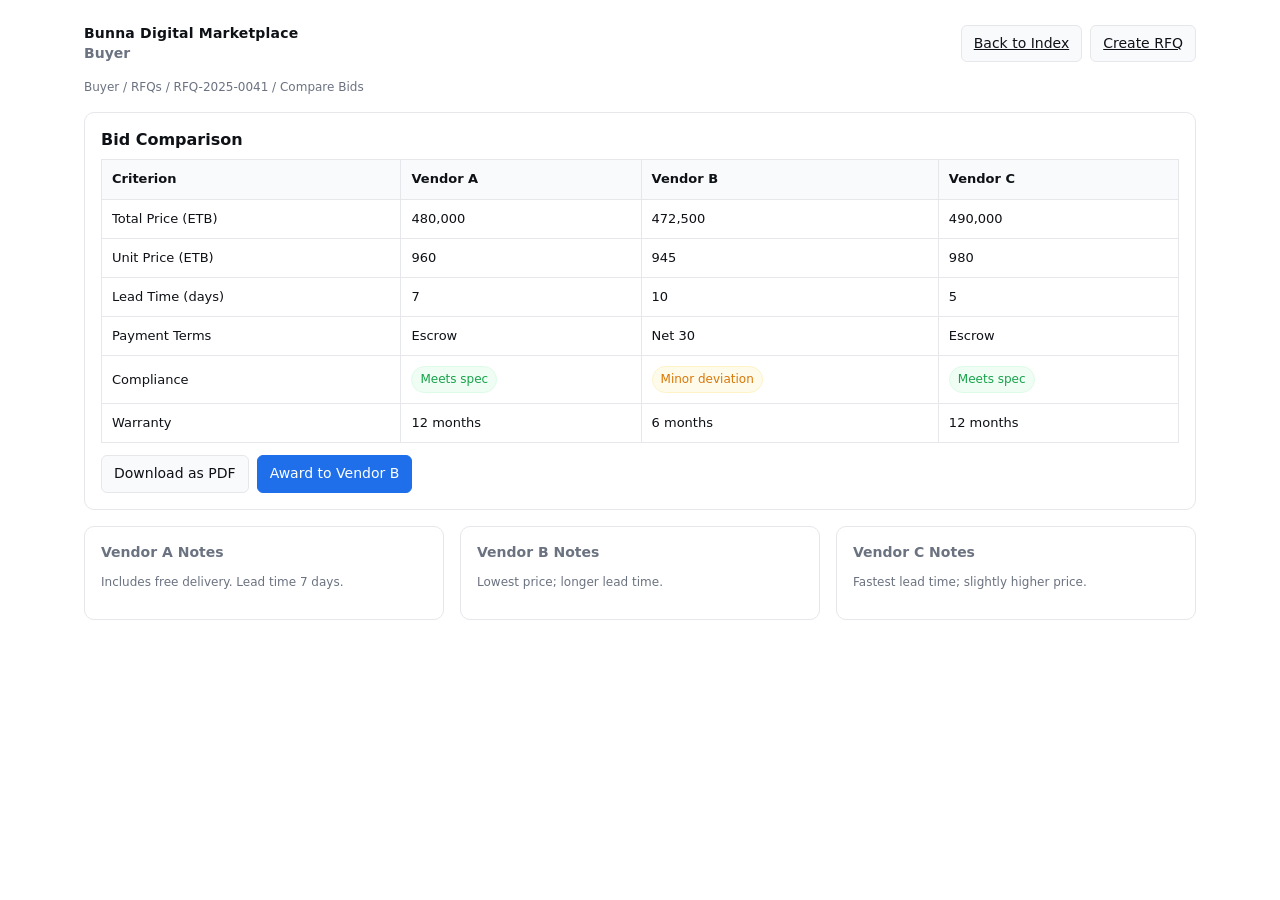
<file: digital-marketplace/buyer-compare-bids.html>
<!DOCTYPE html>
<html lang="en">
<head>
	<meta charset="UTF-8" />
	<meta name="viewport" content="width=device-width, initial-scale=1.0" />
	<title>Buyer - Compare Bids</title>
	<link rel="stylesheet" href="./styles.css" />
</head>
<body>
	<div class="page">
		<div class="header">
			<div>
				<div class="brand">Bunna Digital Marketplace</div>
				<div class="role">Buyer</div>
			</div>
			<div class="toolbar">
				<a class="btn" href="./index.html">Back to Index</a>
				<a class="btn" href="./buyer-rfq-create.html">Create RFQ</a>
			</div>
		</div>

		<div class="breadcrumbs">Buyer / RFQs / RFQ-2025-0041 / Compare Bids</div>

		<div class="card">
			<h3>Bid Comparison</h3>
			<table class="table">
				<thead>
					<tr>
						<th>Criterion</th>
						<th>Vendor A</th>
						<th>Vendor B</th>
						<th>Vendor C</th>
					</tr>
				</thead>
				<tbody>
					<tr>
						<td>Total Price (ETB)</td>
						<td>480,000</td>
						<td>472,500</td>
						<td>490,000</td>
					</tr>
					<tr>
						<td>Unit Price (ETB)</td>
						<td>960</td>
						<td>945</td>
						<td>980</td>
					</tr>
					<tr>
						<td>Lead Time (days)</td>
						<td>7</td>
						<td>10</td>
						<td>5</td>
					</tr>
					<tr>
						<td>Payment Terms</td>
						<td>Escrow</td>
						<td>Net 30</td>
						<td>Escrow</td>
					</tr>
					<tr>
						<td>Compliance</td>
						<td><span class="pill ok">Meets spec</span></td>
						<td><span class="pill warn">Minor deviation</span></td>
						<td><span class="pill ok">Meets spec</span></td>
					</tr>
					<tr>
						<td>Warranty</td>
						<td>12 months</td>
						<td>6 months</td>
						<td>12 months</td>
					</tr>
				</tbody>
			</table>
			<div class="toolbar" style="margin-top:12px;">
				<div class="btn">Download as PDF</div>
				<div class="btn primary">Award to Vendor B</div>
			</div>
		</div>

		<div class="grid cols-3" style="margin-top:16px;">
			<div class="card">
				<h4>Vendor A Notes</h4>
				<p class="meta">Includes free delivery. Lead time 7 days.</p>
			</div>
			<div class="card">
				<h4>Vendor B Notes</h4>
				<p class="meta">Lowest price; longer lead time.</p>
			</div>
			<div class="card">
				<h4>Vendor C Notes</h4>
				<p class="meta">Fastest lead time; slightly higher price.</p>
			</div>
		</div>
	</div>
</body>
</html>
</file>
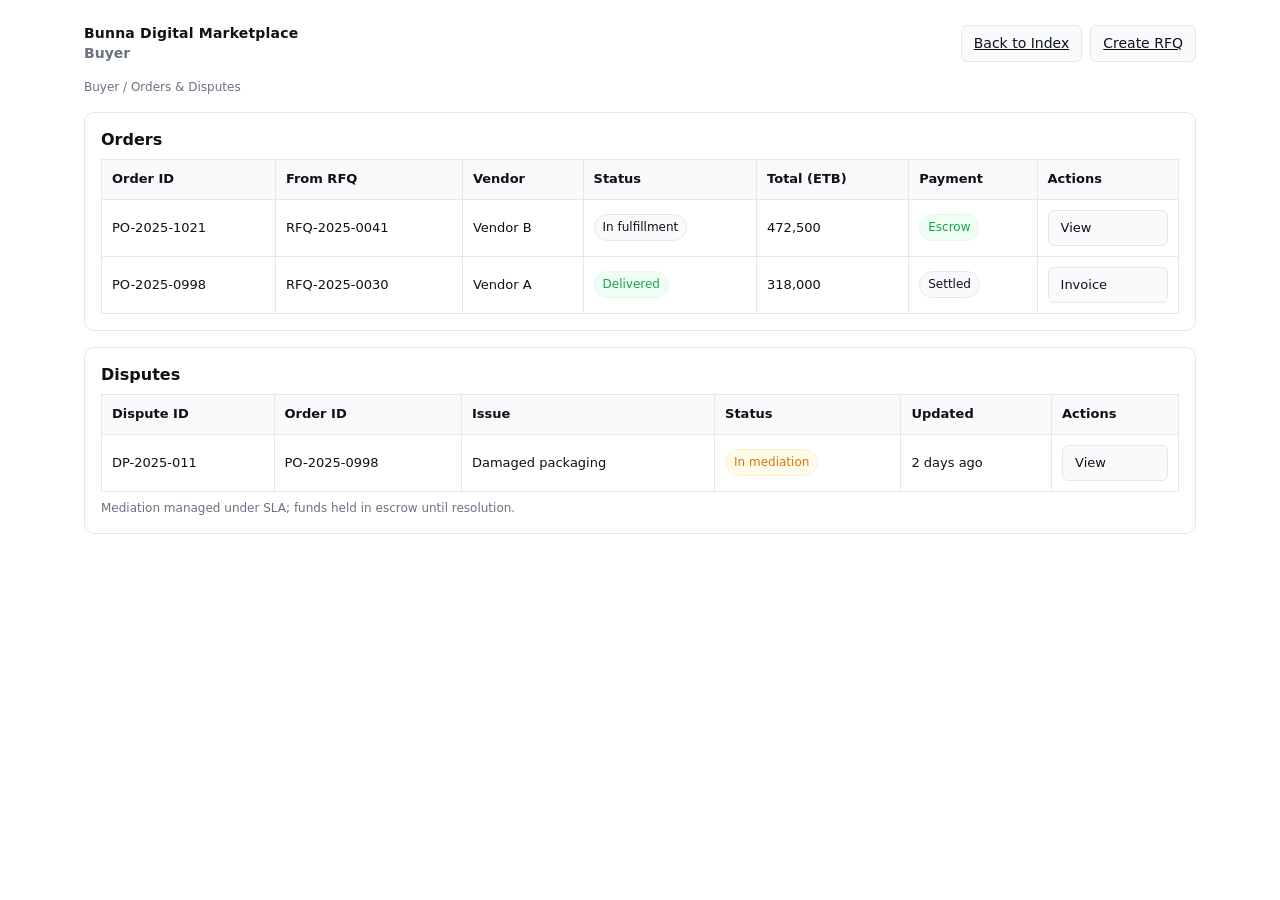
<file: digital-marketplace/buyer-orders-disputes.html>
<!DOCTYPE html>
<html lang="en">
<head>
	<meta charset="UTF-8" />
	<meta name="viewport" content="width=device-width, initial-scale=1.0" />
	<title>Buyer - Orders & Disputes</title>
	<link rel="stylesheet" href="./styles.css" />
</head>
<body>
	<div class="page">
		<div class="header">
			<div>
				<div class="brand">Bunna Digital Marketplace</div>
				<div class="role">Buyer</div>
			</div>
			<div class="toolbar">
				<a class="btn" href="./index.html">Back to Index</a>
				<a class="btn" href="./buyer-rfq-create.html">Create RFQ</a>
			</div>
		</div>

		<div class="breadcrumbs">Buyer / Orders & Disputes</div>

		<div class="card">
			<h3>Orders</h3>
			<table class="table">
				<thead>
					<tr>
						<th>Order ID</th>
						<th>From RFQ</th>
						<th>Vendor</th>
						<th>Status</th>
						<th>Total (ETB)</th>
						<th>Payment</th>
						<th>Actions</th>
					</tr>
				</thead>
				<tbody>
					<tr>
						<td>PO-2025-1021</td>
						<td>RFQ-2025-0041</td>
						<td>Vendor B</td>
						<td><span class="pill">In fulfillment</span></td>
						<td>472,500</td>
						<td><span class="pill ok">Escrow</span></td>
						<td><div class="btn">View</div></td>
					</tr>
					<tr>
						<td>PO-2025-0998</td>
						<td>RFQ-2025-0030</td>
						<td>Vendor A</td>
						<td><span class="pill ok">Delivered</span></td>
						<td>318,000</td>
						<td><span class="pill">Settled</span></td>
						<td><div class="btn">Invoice</div></td>
					</tr>
				</tbody>
			</table>
		</div>

		<div class="card" style="margin-top:16px;">
			<h3>Disputes</h3>
			<table class="table">
				<thead>
					<tr>
						<th>Dispute ID</th>
						<th>Order ID</th>
						<th>Issue</th>
						<th>Status</th>
						<th>Updated</th>
						<th>Actions</th>
					</tr>
				</thead>
				<tbody>
					<tr>
						<td>DP-2025-011</td>
						<td>PO-2025-0998</td>
						<td>Damaged packaging</td>
						<td><span class="pill warn">In mediation</span></td>
						<td>2 days ago</td>
						<td><div class="btn">View</div></td>
					</tr>
				</tbody>
			</table>
			<div class="footnote">Mediation managed under SLA; funds held in escrow until resolution.</div>
		</div>
	</div>
</body>
</html>
</file>
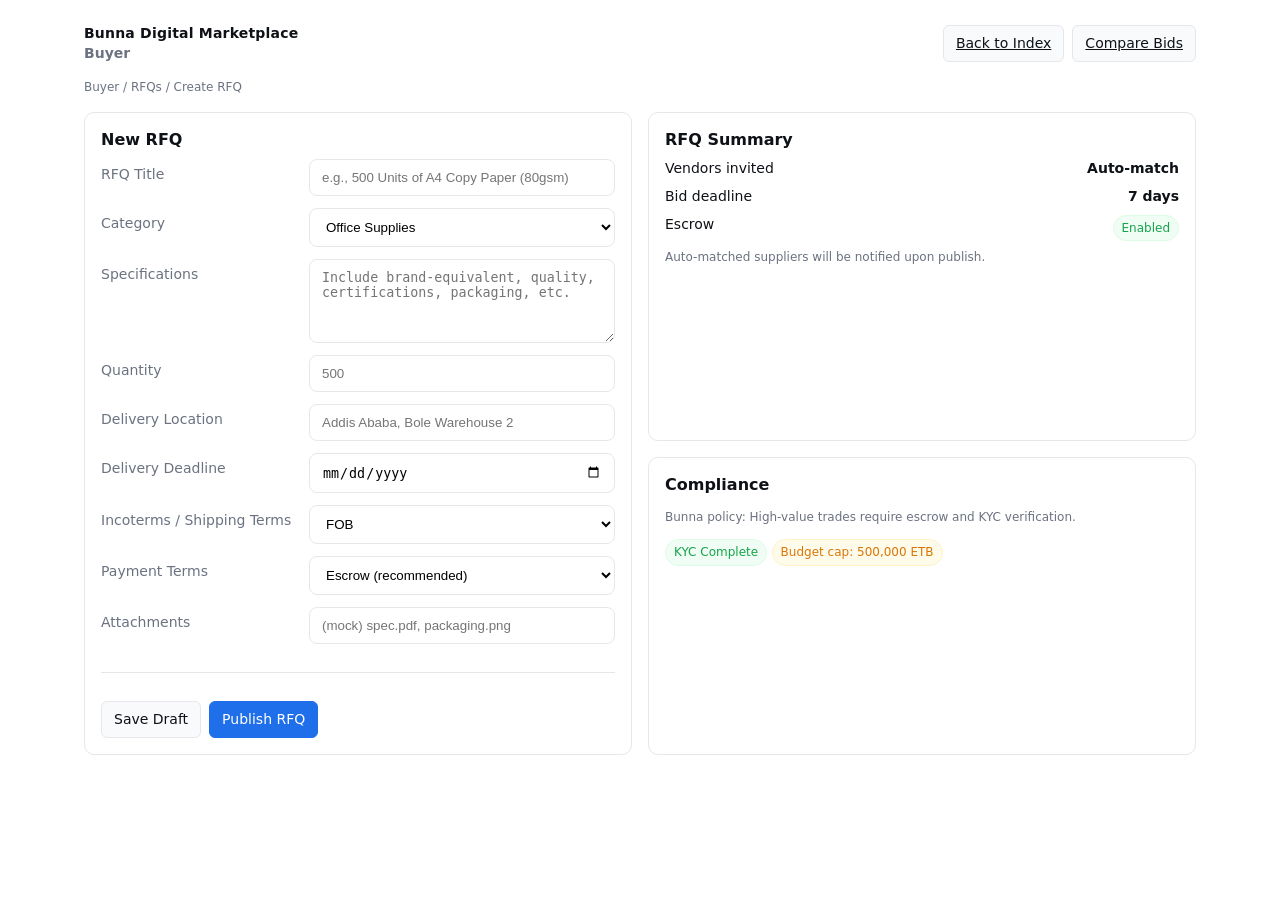
<file: digital-marketplace/buyer-rfq-create.html>
<!DOCTYPE html>
<html lang="en">
<head>
	<meta charset="UTF-8" />
	<meta name="viewport" content="width=device-width, initial-scale=1.0" />
	<title>Buyer - Create RFQ</title>
	<link rel="stylesheet" href="./styles.css" />
</head>
<body>
	<div class="page">
		<div class="header">
			<div>
				<div class="brand">Bunna Digital Marketplace</div>
				<div class="role">Buyer</div>
			</div>
			<div class="toolbar">
				<a class="btn" href="./index.html">Back to Index</a>
				<a class="btn" href="./buyer-compare-bids.html">Compare Bids</a>
			</div>
		</div>

		<div class="breadcrumbs">Buyer / RFQs / Create RFQ</div>

		<div class="grid cols-2">
			<div class="card">
				<h3>New RFQ</h3>
				<form class="form">
					<div class="row">
						<label>RFQ Title</label>
						<input type="text" placeholder="e.g., 500 Units of A4 Copy Paper (80gsm)" />
					</div>
					<div class="row">
						<label>Category</label>
						<select>
							<option>Office Supplies</option>
							<option>IT Equipment</option>
							<option>Logistics Services</option>
							<option>Construction Materials</option>
						</select>
					</div>
					<div class="row">
						<label>Specifications</label>
						<textarea placeholder="Include brand-equivalent, quality, certifications, packaging, etc."></textarea>
					</div>
					<div class="row">
						<label>Quantity</label>
						<input type="number" placeholder="500" />
					</div>
					<div class="row">
						<label>Delivery Location</label>
						<input type="text" placeholder="Addis Ababa, Bole Warehouse 2" />
					</div>
					<div class="row">
						<label>Delivery Deadline</label>
						<input type="date" />
					</div>
					<div class="row">
						<label>Incoterms / Shipping Terms</label>
						<select>
							<option>FOB</option>
							<option>CIF</option>
							<option>DDP</option>
							<option>EXW</option>
						</select>
					</div>
					<div class="row">
						<label>Payment Terms</label>
						<select>
							<option>Escrow (recommended)</option>
							<option>Net 30</option>
							<option>Upfront</option>
						</select>
					</div>
					<div class="row">
						<label>Attachments</label>
						<input type="text" placeholder="(mock) spec.pdf, packaging.png" />
					</div>
					<div class="divider"></div>
					<div class="toolbar">
						<div class="btn">Save Draft</div>
						<div class="btn primary">Publish RFQ</div>
					</div>
				</form>
			</div>

			<div class="side">
				<div class="card">
					<h3>RFQ Summary</h3>
					<div class="totals">
						<div class="line"><span>Vendors invited</span><strong>Auto-match</strong></div>
						<div class="line"><span>Bid deadline</span><strong>7 days</strong></div>
						<div class="line"><span>Escrow</span><span class="pill ok">Enabled</span></div>
					</div>
					<div class="footnote">Auto-matched suppliers will be notified upon publish.</div>
				</div>
				<div class="card">
					<h3>Compliance</h3>
					<p class="meta">Bunna policy: High-value trades require escrow and KYC verification.</p>
					<p><span class="pill ok">KYC Complete</span> <span class="pill warn">Budget cap: 500,000 ETB</span></p>
				</div>
			</div>
		</div>
	</div>
</body>
</html>
</file>
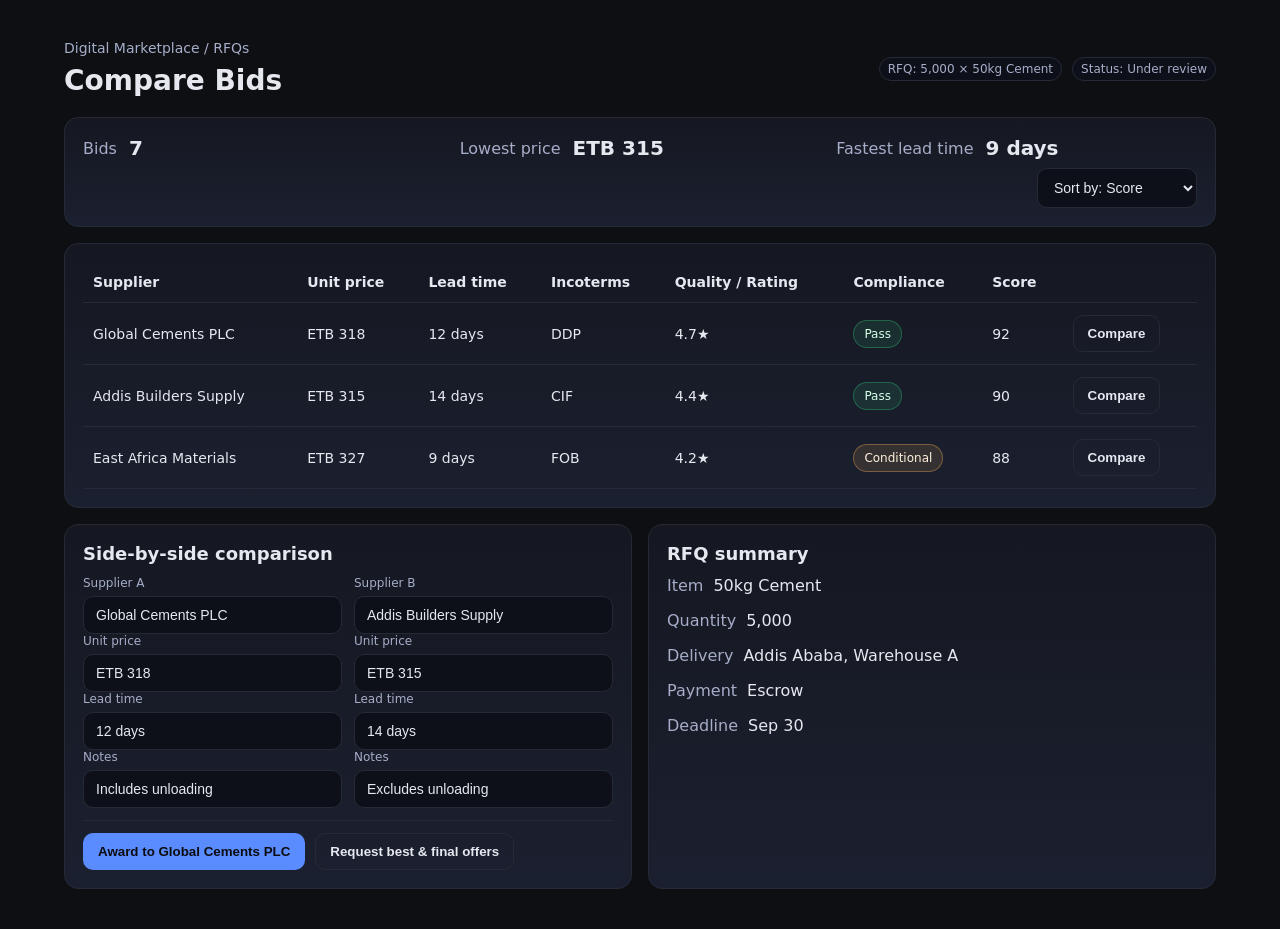
<file: rfp-design/digital-marketplace/buyer-compare-bids.html>
<!doctype html>
<html lang="en">
  <head>
    <meta charset="utf-8" />
    <meta name="viewport" content="width=device-width, initial-scale=1" />
    <title>Digital Marketplace · Compare Bids (Buyer)</title>
    <link rel="stylesheet" href="../styles.css" />
  </head>
  <body>
    <div class="page">
      <div class="header">
        <div>
          <div class="breadcrumbs">Digital Marketplace / RFQs</div>
          <div class="title">Compare Bids</div>
        </div>
        <div class="inline">
          <span class="badge">RFQ: 5,000 × 50kg Cement</span>
          <span class="badge">Status: Under review</span>
        </div>
      </div>

      <section class="card">
        <div class="grid cols-3">
          <div class="kpi"><span class="subtle">Bids</span><span class="value">7</span></div>
          <div class="kpi"><span class="subtle">Lowest price</span><span class="value">ETB 315</span></div>
          <div class="kpi"><span class="subtle">Fastest lead time</span><span class="value">9 days</span></div>
        </div>
        <div class="actions" style="justify-content:flex-end; margin-top: 8px;">
          <select>
            <option>Sort by: Score</option>
            <option>Sort by: Price</option>
            <option>Sort by: Lead time</option>
          </select>
        </div>
      </section>

      <section class="card" style="margin-top: 16px;">
        <table class="table">
          <thead>
            <tr>
              <th>Supplier</th>
              <th>Unit price</th>
              <th>Lead time</th>
              <th>Incoterms</th>
              <th>Quality / Rating</th>
              <th>Compliance</th>
              <th>Score</th>
              <th></th>
            </tr>
          </thead>
          <tbody>
            <tr>
              <td>Global Cements PLC</td>
              <td>ETB 318</td>
              <td>12 days</td>
              <td>DDP</td>
              <td>4.7★</td>
              <td><span class="chip pill-success">Pass</span></td>
              <td>92</td>
              <td><button class="btn secondary">Compare</button></td>
            </tr>
            <tr>
              <td>Addis Builders Supply</td>
              <td>ETB 315</td>
              <td>14 days</td>
              <td>CIF</td>
              <td>4.4★</td>
              <td><span class="chip pill-success">Pass</span></td>
              <td>90</td>
              <td><button class="btn secondary">Compare</button></td>
            </tr>
            <tr>
              <td>East Africa Materials</td>
              <td>ETB 327</td>
              <td>9 days</td>
              <td>FOB</td>
              <td>4.2★</td>
              <td><span class="chip pill-warning">Conditional</span></td>
              <td>88</td>
              <td><button class="btn secondary">Compare</button></td>
            </tr>
          </tbody>
        </table>
      </section>

      <section class="grid cols-2" style="margin-top: 16px;">
        <div class="card">
          <h3>Side-by-side comparison</h3>
          <div class="row">
            <div class="field">
              <label>Supplier A</label>
              <input type="text" value="Global Cements PLC" />
            </div>
            <div class="field">
              <label>Supplier B</label>
              <input type="text" value="Addis Builders Supply" />
            </div>
          </div>
          <div class="row">
            <div class="field">
              <label>Unit price</label>
              <input type="text" value="ETB 318" />
            </div>
            <div class="field">
              <label>Unit price</label>
              <input type="text" value="ETB 315" />
            </div>
          </div>
          <div class="row">
            <div class="field">
              <label>Lead time</label>
              <input type="text" value="12 days" />
            </div>
            <div class="field">
              <label>Lead time</label>
              <input type="text" value="14 days" />
            </div>
          </div>
          <div class="row">
            <div class="field">
              <label>Notes</label>
              <input type="text" value="Includes unloading" />
            </div>
            <div class="field">
              <label>Notes</label>
              <input type="text" value="Excludes unloading" />
            </div>
          </div>
          <div class="divider"></div>
          <div class="actions">
            <button class="btn">Award to Global Cements PLC</button>
            <button class="btn secondary">Request best & final offers</button>
          </div>
        </div>

        <div class="card">
          <h3>RFQ summary</h3>
          <div class="grid">
            <div class="inline"><span class="subtle">Item</span><span>50kg Cement</span></div>
            <div class="inline"><span class="subtle">Quantity</span><span>5,000</span></div>
            <div class="inline"><span class="subtle">Delivery</span><span>Addis Ababa, Warehouse A</span></div>
            <div class="inline"><span class="subtle">Payment</span><span>Escrow</span></div>
            <div class="inline"><span class="subtle">Deadline</span><span>Sep 30</span></div>
          </div>
        </div>
      </section>
    </div>
  </body>
  </html>
</file>
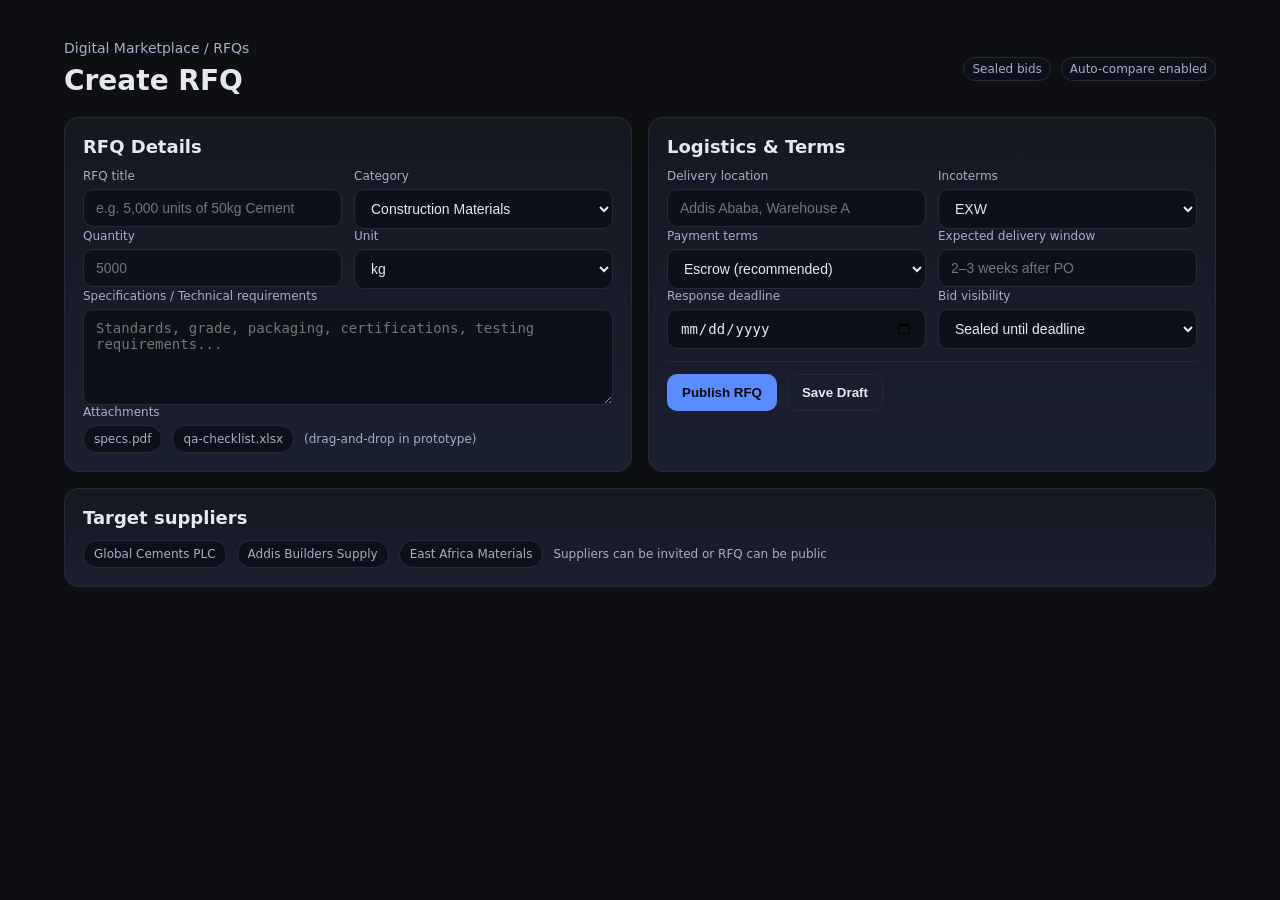
<file: rfp-design/digital-marketplace/buyer-create-rfq.html>
<!doctype html>
<html lang="en">
  <head>
    <meta charset="utf-8" />
    <meta name="viewport" content="width=device-width, initial-scale=1" />
    <title>Digital Marketplace · Create RFQ (Buyer)</title>
    <link rel="stylesheet" href="../styles.css" />
  </head>
  <body>
    <div class="page">
      <div class="header">
        <div>
          <div class="breadcrumbs">Digital Marketplace / RFQs</div>
          <div class="title">Create RFQ</div>
        </div>
        <div class="inline">
          <span class="badge">Sealed bids</span>
          <span class="badge">Auto-compare enabled</span>
        </div>
      </div>

      <div class="grid cols-2">
        <section class="card">
          <h3>RFQ Details</h3>
          <div class="row">
            <div class="field">
              <label>RFQ title</label>
              <input type="text" placeholder="e.g. 5,000 units of 50kg Cement" />
            </div>
            <div class="field">
              <label>Category</label>
              <select>
                <option>Construction Materials</option>
                <option>Agri Inputs</option>
                <option>Industrial Equipment</option>
                <option>Services</option>
              </select>
            </div>
          </div>

          <div class="row">
            <div class="field">
              <label>Quantity</label>
              <input type="number" placeholder="5000" />
            </div>
            <div class="field">
              <label>Unit</label>
              <select>
                <option>kg</option>
                <option>ton</option>
                <option>item</option>
                <option>package</option>
              </select>
            </div>
          </div>

          <div class="field">
            <label>Specifications / Technical requirements</label>
            <textarea placeholder="Standards, grade, packaging, certifications, testing requirements..."></textarea>
          </div>

          <div class="field">
            <label>Attachments</label>
            <div class="inline">
              <span class="chip">specs.pdf</span>
              <span class="chip">qa-checklist.xlsx</span>
              <span class="help">(drag-and-drop in prototype)</span>
            </div>
          </div>
        </section>

        <section class="card">
          <h3>Logistics & Terms</h3>
          <div class="row">
            <div class="field">
              <label>Delivery location</label>
              <input type="text" placeholder="Addis Ababa, Warehouse A" />
            </div>
            <div class="field">
              <label>Incoterms</label>
              <select>
                <option>EXW</option>
                <option>FOB</option>
                <option>CIF</option>
                <option>DDP</option>
              </select>
            </div>
          </div>

          <div class="row">
            <div class="field">
              <label>Payment terms</label>
              <select>
                <option>Escrow (recommended)</option>
                <option>Net 15</option>
                <option>Net 30</option>
                <option>Milestone-based</option>
              </select>
            </div>
            <div class="field">
              <label>Expected delivery window</label>
              <input type="text" placeholder="2–3 weeks after PO" />
            </div>
          </div>

          <div class="row">
            <div class="field">
              <label>Response deadline</label>
              <input type="date" />
            </div>
            <div class="field">
              <label>Bid visibility</label>
              <select>
                <option>Sealed until deadline</option>
                <option>Rolling (visible as submitted)</option>
              </select>
            </div>
          </div>

          <div class="divider"></div>
          <div class="actions">
            <button class="btn">Publish RFQ</button>
            <button class="btn secondary">Save Draft</button>
          </div>
        </section>
      </div>

      <section class="card" style="margin-top:16px">
        <h3>Target suppliers</h3>
        <div class="inline">
          <span class="chip">Global Cements PLC</span>
          <span class="chip">Addis Builders Supply</span>
          <span class="chip">East Africa Materials</span>
          <span class="help">Suppliers can be invited or RFQ can be public</span>
        </div>
      </section>
    </div>
  </body>
  </html>
</file>
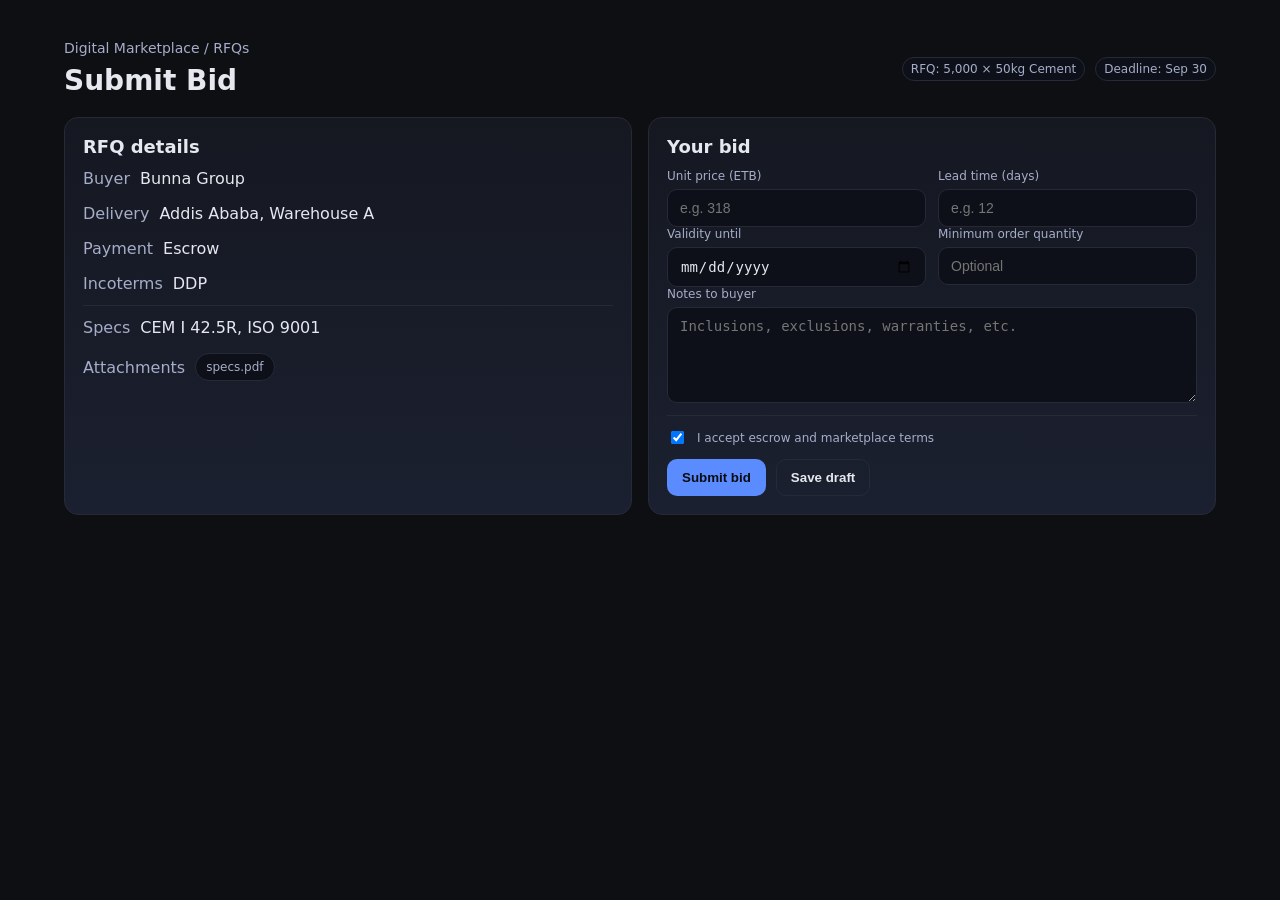
<file: rfp-design/digital-marketplace/seller-submit-bid.html>
<!doctype html>
<html lang="en">
  <head>
    <meta charset="utf-8" />
    <meta name="viewport" content="width=device-width, initial-scale=1" />
    <title>Digital Marketplace · Submit Bid (Seller)</title>
    <link rel="stylesheet" href="../styles.css" />
  </head>
  <body>
    <div class="page">
      <div class="header">
        <div>
          <div class="breadcrumbs">Digital Marketplace / RFQs</div>
          <div class="title">Submit Bid</div>
        </div>
        <div class="inline">
          <span class="badge">RFQ: 5,000 × 50kg Cement</span>
          <span class="badge">Deadline: Sep 30</span>
        </div>
      </div>

      <div class="grid cols-2">
        <section class="card">
          <h3>RFQ details</h3>
          <div class="grid">
            <div class="inline"><span class="subtle">Buyer</span><span>Bunna Group</span></div>
            <div class="inline"><span class="subtle">Delivery</span><span>Addis Ababa, Warehouse A</span></div>
            <div class="inline"><span class="subtle">Payment</span><span>Escrow</span></div>
            <div class="inline"><span class="subtle">Incoterms</span><span>DDP</span></div>
          </div>
          <div class="divider"></div>
          <div class="grid">
            <div class="inline"><span class="subtle">Specs</span><span>CEM I 42.5R, ISO 9001</span></div>
            <div class="inline"><span class="subtle">Attachments</span><span class="chip">specs.pdf</span></div>
          </div>
        </section>

        <section class="card">
          <h3>Your bid</h3>
          <div class="row">
            <div class="field">
              <label>Unit price (ETB)</label>
              <input type="number" placeholder="e.g. 318" />
            </div>
            <div class="field">
              <label>Lead time (days)</label>
              <input type="number" placeholder="e.g. 12" />
            </div>
          </div>
          <div class="row">
            <div class="field">
              <label>Validity until</label>
              <input type="date" />
            </div>
            <div class="field">
              <label>Minimum order quantity</label>
              <input type="number" placeholder="Optional" />
            </div>
          </div>
          <div class="field">
            <label>Notes to buyer</label>
            <textarea placeholder="Inclusions, exclusions, warranties, etc."></textarea>
          </div>
          <div class="divider"></div>
          <div class="inline">
            <input type="checkbox" id="escrow" checked />
            <label for="escrow">I accept escrow and marketplace terms</label>
          </div>
          <div class="actions">
            <button class="btn">Submit bid</button>
            <button class="btn secondary">Save draft</button>
          </div>
        </section>
      </div>
    </div>
  </body>
  </html>
</file>
<file: digital-marketplace/styles.css>
/* Minimal, print-friendly styles for static mockups */
:root {
	--bg: #ffffff;
	--fg: #0e1116;
	--muted: #6b7280;
	--accent: #1f6feb;
	--border: #e5e7eb;
	--ok: #16a34a;
	--warn: #d97706;
	--bad: #dc2626;
}

* { box-sizing: border-box; }
html, body { margin: 0; padding: 0; background: var(--bg); color: var(--fg); font: 14px/1.4 system-ui, -apple-system, Segoe UI, Roboto, Ubuntu, Cantarell, "Helvetica Neue", Arial, "Noto Sans", "Apple Color Emoji", "Segoe UI Emoji"; }

.page { max-width: 1160px; margin: 0 auto; padding: 24px; }
.header { display: flex; align-items: center; justify-content: space-between; margin-bottom: 16px; }
.brand { font-weight: 700; letter-spacing: 0.2px; }
.role { color: var(--muted); font-weight: 600; }

.toolbar { display: flex; gap: 8px; align-items: center; }
.btn { border: 1px solid var(--border); background: #f8fafc; color: var(--fg); padding: 8px 12px; border-radius: 6px; cursor: default; }
.btn.primary { background: var(--accent); color: white; border-color: var(--accent); }

.breadcrumbs { color: var(--muted); font-size: 12px; margin: 8px 0 16px; }

.grid { display: grid; gap: 16px; }
.grid.cols-2 { grid-template-columns: 1fr 1fr; }
.grid.cols-3 { grid-template-columns: 1fr 1fr 1fr; }

.card { border: 1px solid var(--border); border-radius: 10px; padding: 16px; background: white; }
.card h3 { margin: 0 0 8px; font-size: 16px; }
.card h4 { margin: 0 0 8px; font-size: 14px; color: var(--muted); }
.meta { color: var(--muted); font-size: 12px; }

.form { display: grid; gap: 12px; }
.row { display: grid; grid-template-columns: 200px 1fr; gap: 8px; align-items: start; }
.row label { color: var(--muted); padding-top: 6px; }
input[type="text"], input[type="number"], input[type="date"], textarea, select { width: 100%; padding: 10px 12px; border: 1px solid var(--border); border-radius: 8px; background: white; }
textarea { min-height: 84px; }

.table { width: 100%; border-collapse: collapse; }
.table th, .table td { border: 1px solid var(--border); padding: 10px; text-align: left; font-size: 13px; }
.table th { background: #f9fafb; font-weight: 600; }

.pill { display: inline-block; padding: 4px 8px; border-radius: 999px; font-size: 12px; border: 1px solid var(--border); background: #f9fafb; }
.pill.ok { color: var(--ok); border-color: #dcfce7; background: #f0fdf4; }
.pill.warn { color: var(--warn); border-color: #fef3c7; background: #fffbeb; }
.pill.bad { color: var(--bad); border-color: #fee2e2; background: #fef2f2; }

.section-title { font-size: 18px; margin: 12px 0; }
.divider { height: 1px; background: var(--border); margin: 16px 0; }

.side { display: grid; gap: 16px; }
.totals { display: grid; gap: 8px; }
.totals .line { display: flex; justify-content: space-between; }

.footnote { color: var(--muted); font-size: 12px; margin-top: 8px; }

/* Print */
@media print {
	.btn, .toolbar { display: none !important; }
	.page { padding: 0; }
}
</file>
<file: rfp-design/styles.css>
/* Base styles for RFP image mockups */
:root {
  --bg: #0e0f13;
  --panel: #151821;
  --panel-alt: #1b2030;
  --text: #e6e8ef;
  --muted: #a6adc8;
  --brand: #5b8cff;
  --brand-2: #7ad3ff;
  --success: #35c77a;
  --warning: #ffb454;
  --danger: #ff6b6b;
  --border: #262a36;
}

* {
  box-sizing: border-box;
}

html, body {
  margin: 0;
  padding: 0;
  background: var(--bg);
  color: var(--text);
  font-family: Inter, ui-sans-serif, system-ui, -apple-system, Segoe UI, Roboto, Helvetica, Arial, "Apple Color Emoji", "Segoe UI Emoji";
  -webkit-font-smoothing: antialiased;
  -moz-osx-font-smoothing: grayscale;
}

.page {
  max-width: 1200px;
  margin: 40px auto;
  padding: 0 24px;
}

.header {
  display: flex;
  align-items: center;
  justify-content: space-between;
  margin-bottom: 20px;
}

.breadcrumbs {
  color: var(--muted);
  font-size: 14px;
}

.title {
  margin: 8px 0 0;
  font-size: 28px;
  font-weight: 700;
}

.subtle {
  color: var(--muted);
}

.grid {
  display: grid;
  gap: 16px;
}

.grid.cols-2 {
  grid-template-columns: 1fr 1fr;
}

.grid.cols-3 {
  grid-template-columns: repeat(3, 1fr);
}

.card {
  background: linear-gradient(180deg, var(--panel), var(--panel-alt));
  border: 1px solid var(--border);
  border-radius: 14px;
  padding: 18px;
}

.card h3 {
  margin: 0 0 12px 0;
  font-size: 18px;
}

.row {
  display: grid;
  grid-template-columns: 1fr 1fr;
  gap: 12px;
}

.field {
  display: flex;
  flex-direction: column;
  gap: 6px;
}

label {
  font-size: 12px;
  color: var(--muted);
}

input[type="text"], input[type="number"], input[type="date"], select, textarea {
  background: #0d1018;
  color: var(--text);
  border: 1px solid var(--border);
  border-radius: 10px;
  padding: 10px 12px;
  font-size: 14px;
}

textarea {
  min-height: 96px;
  resize: vertical;
}

.actions {
  display: flex;
  gap: 10px;
  margin-top: 12px;
}

.btn {
  appearance: none;
  border: 1px solid transparent;
  border-radius: 10px;
  padding: 10px 14px;
  color: #0b0c10;
  background: var(--brand);
  font-weight: 600;
  cursor: default;
}

.btn.secondary {
  background: transparent;
  color: var(--text);
  border-color: var(--border);
}

.badge {
  display: inline-block;
  border: 1px solid var(--border);
  background: #0d1018;
  color: var(--muted);
  font-size: 12px;
  padding: 4px 8px;
  border-radius: 999px;
}

.table {
  width: 100%;
  border-collapse: collapse;
}

.table th, .table td {
  border-bottom: 1px solid var(--border);
  padding: 12px 10px;
  text-align: left;
  font-size: 14px;
}

.kpi {
  display: flex;
  gap: 12px;
  align-items: center;
}

.kpi .value {
  font-size: 20px;
  font-weight: 700;
}

.chip {
  display: inline-block;
  padding: 6px 10px;
  border-radius: 999px;
  background: #0d1018;
  border: 1px solid var(--border);
  color: var(--muted);
  font-size: 12px;
}

.pill-success { color: #d7ffe9; background: rgba(53, 199, 122, 0.12); border-color: rgba(53,199,122,0.35); }
.pill-warning { color: #fff1db; background: rgba(255, 180, 84, 0.12); border-color: rgba(255,180,84,0.35); }
.pill-danger  { color: #ffe1e1; background: rgba(255, 107, 107, 0.12); border-color: rgba(255,107,107,0.35); }

.inline {
  display: flex;
  gap: 10px;
  align-items: center;
}

.help {
  color: var(--muted);
  font-size: 12px;
}

.divider {
  height: 1px;
  background: var(--border);
  margin: 12px 0;
}

/* Responsive */
@media (max-width: 900px) {
  .row, .grid.cols-2, .grid.cols-3 { grid-template-columns: 1fr; }
}
</file>
